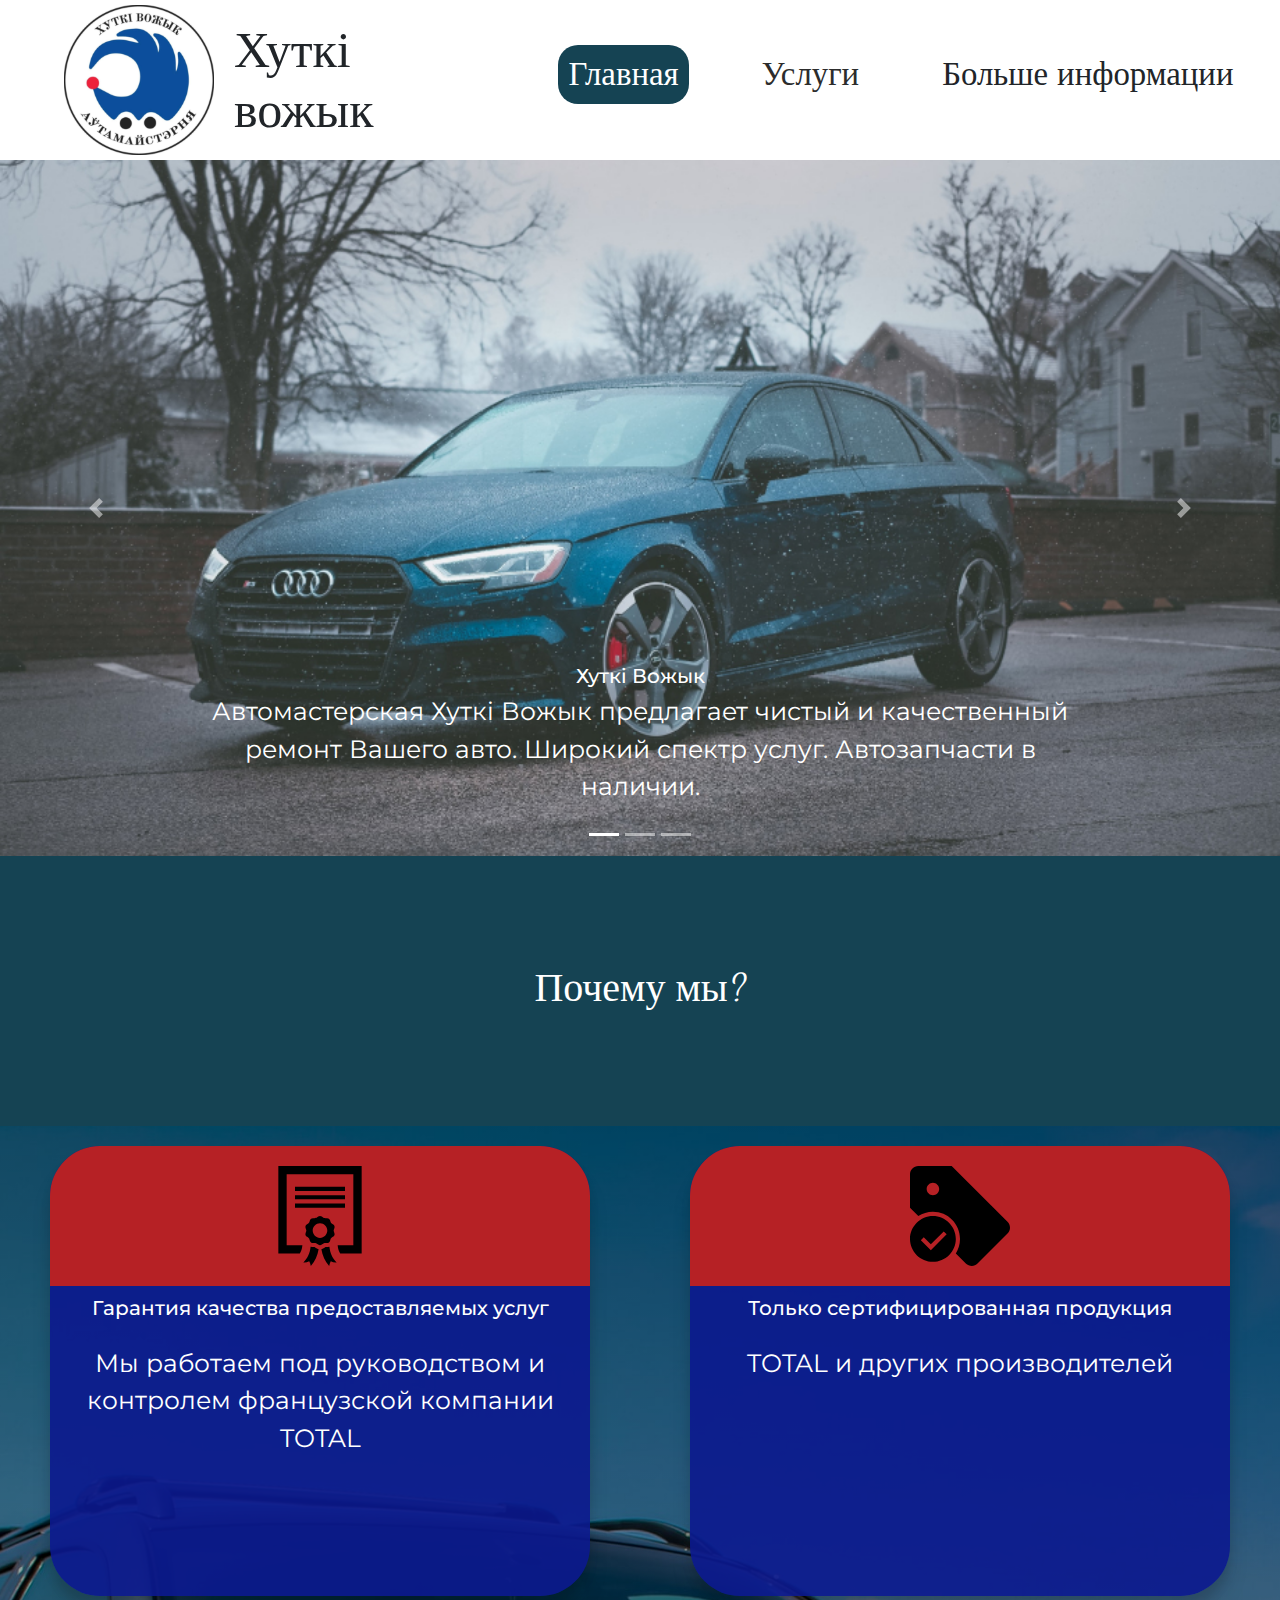
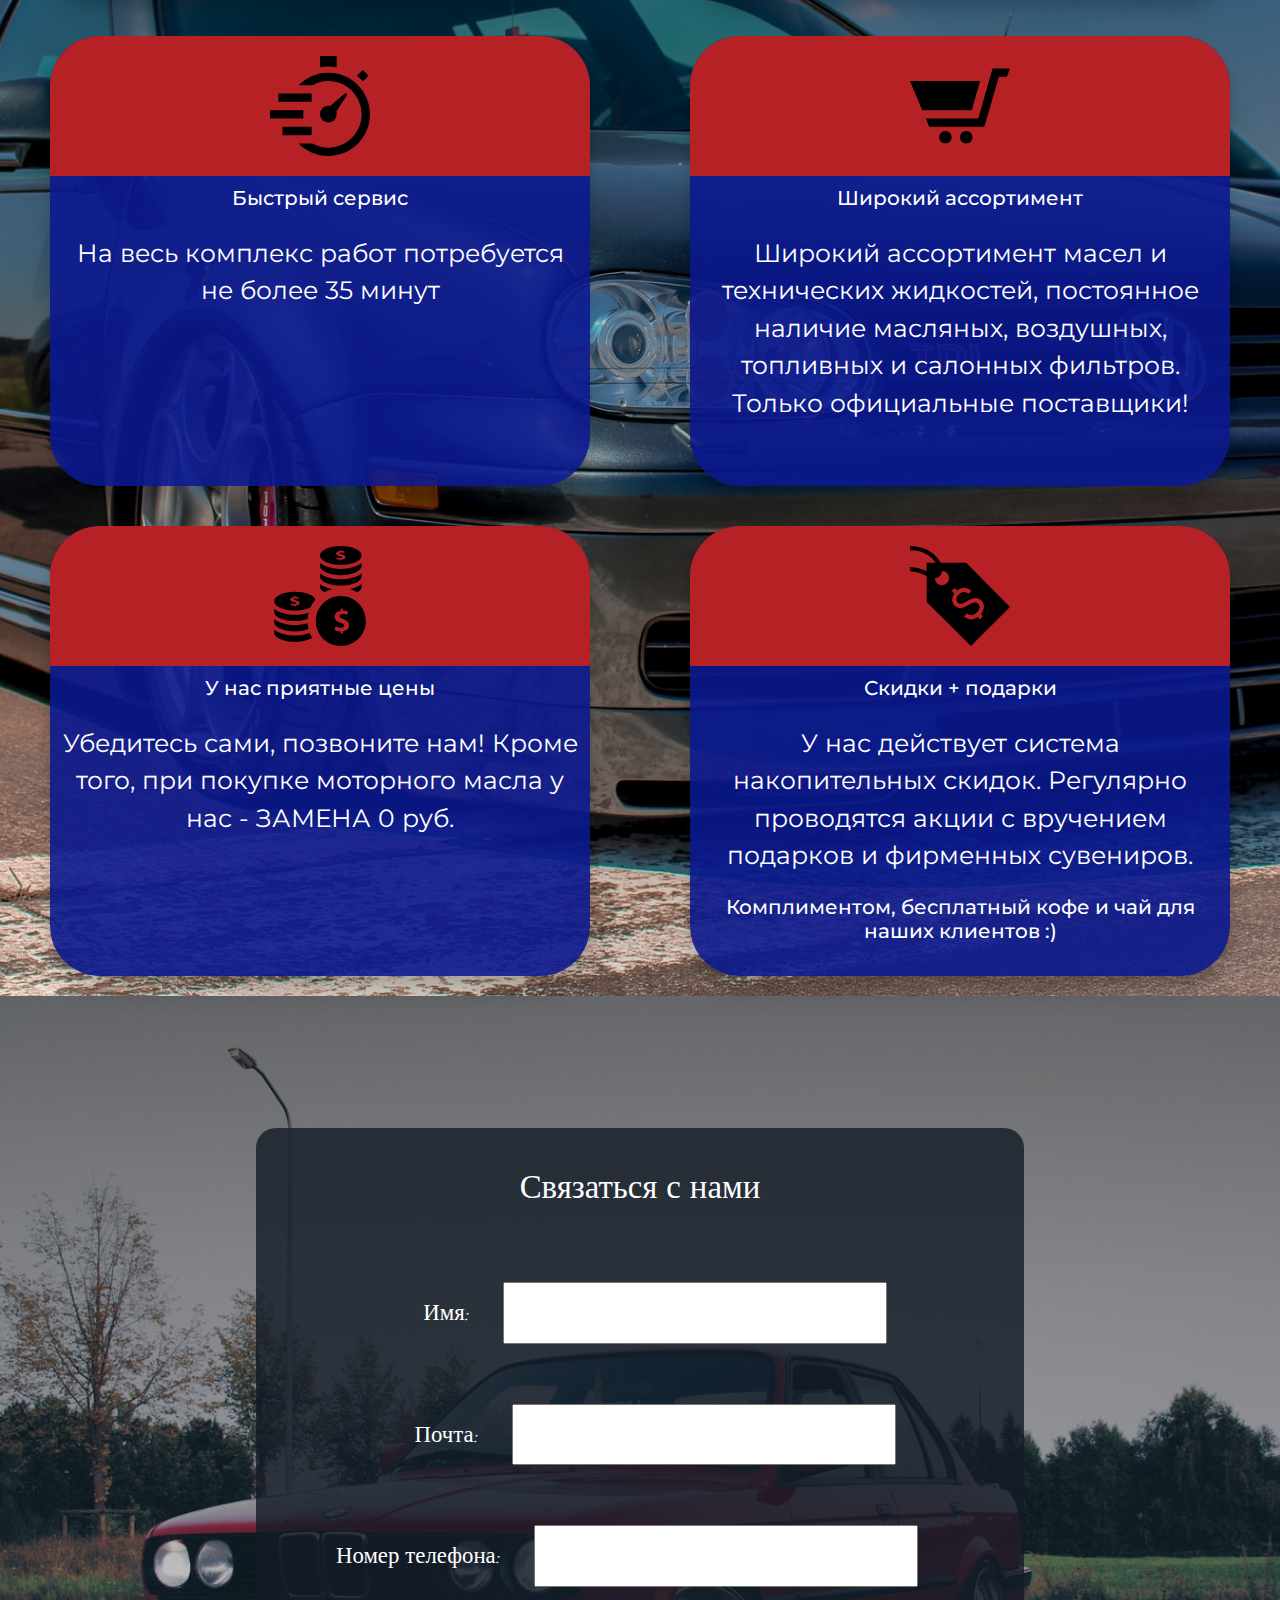
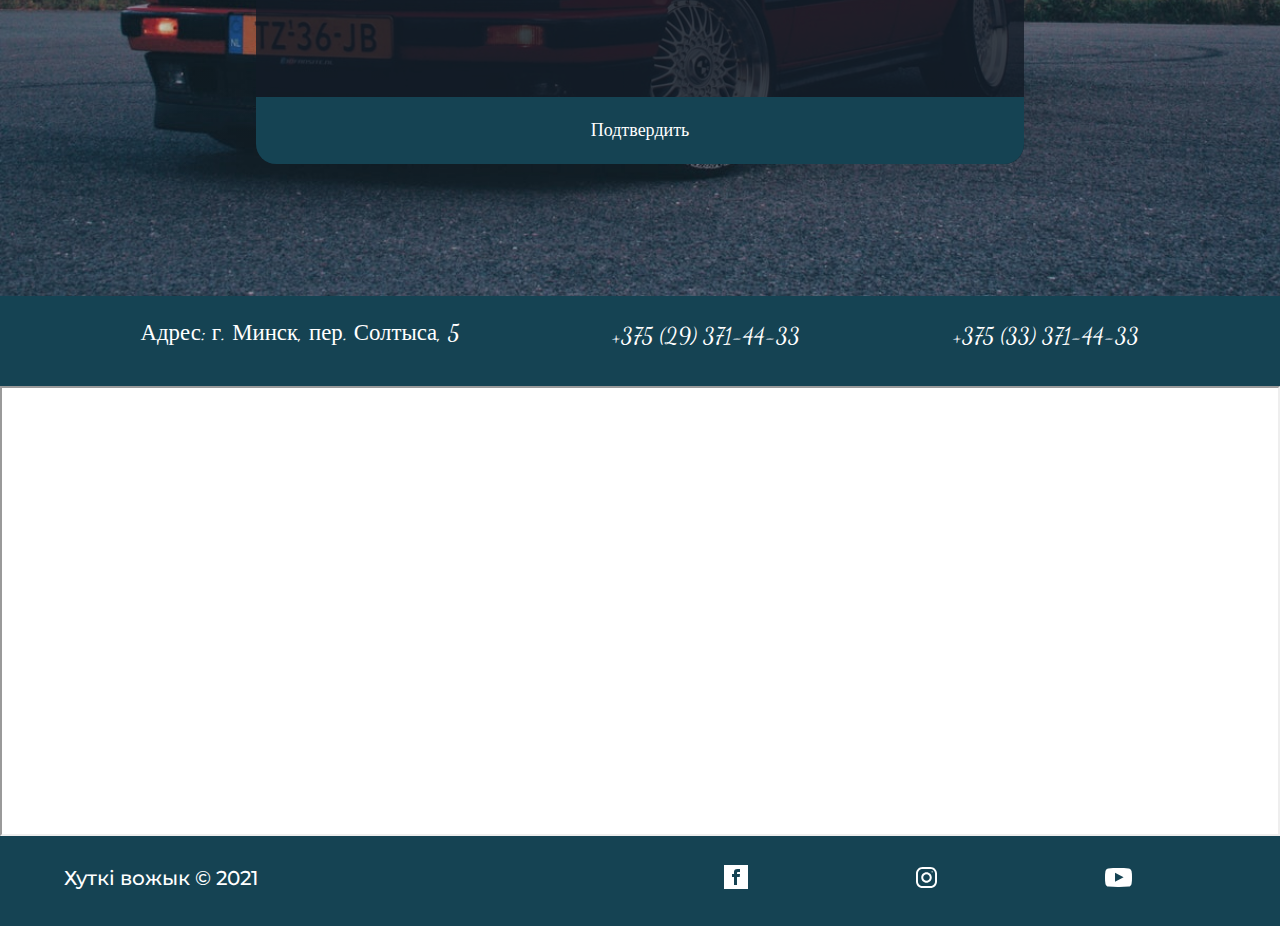
<file: index.html>
<!DOCTYPE html>
<html lang="ru">
    <head>
        <meta charset="UTF-8">
        <meta http-equiv="X-UA-Compatible" content="IE=edge">
        <meta name="viewport" content="width=device-width, initial-scale=1.0">
        <meta name="description" content="Хуткі вожык замена масла">
        <meta name="robots" content="index,follow">
        <link rel="preconnect" href="https://fonts.gstatic.com">
        <link href="https://fonts.googleapis.com/css2?family=Dancing+Script:wght@700&family=Permanent+Marker&display=swap" rel="stylesheet">
        <link rel="stylesheet" href="https://maxcdn.bootstrapcdn.com/bootstrap/4.1.1/css/bootstrap.min.css">
        <script src="https://ajax.googleapis.com/ajax/libs/jquery/3.3.1/jquery.min.js"></script>
        <script src="https://maxcdn.bootstrapcdn.com/bootstrap/4.1.1/js/bootstrap.min.js"></script>
        <link href="https://fonts.googleapis.com/css2?family=Montserrat:wght@500&display=swap" rel="stylesheet">
        <link rel="icon" href="/icons/logo.svg">
        <link rel="stylesheet" href="./styles/style.css">
        <title>Хуткі вожык</title>
    </head>
<body>
    <header class="main-head">
        <nav>
            <div class="logo">
                <a href="/"><img src="/icons/logo.svg" alt="logo"></a>
                <h1>Хуткі вожык</h1>
            </div>
            <ul>
                <li><a class="activenav" href="/">Главная</a></li>
                <li><a href="/service/">Услуги</a></li>
                <li>
                <div class="dropdown">
                  <a class="mainmenubtn">Больше информации</a>
                  <div class="dropdown-child">
                    <a href="/partners/">Наши партнёры</a>
                    <a href="/about/">О нас</a>
                    <a href="/jobs/">Вакансии</a>
                  </div>
                </div> 
              </li>
            </ul>
        </nav>
    </header>
    <section class="intro">
      <div id="carouselExampleIndicators" class="carousel slide" data-ride="carousel">
        <ol class="carousel-indicators">
          <li data-target="#carouselExampleIndicators" data-slide-to="0" class="active"></li>
          <li data-target="#carouselExampleIndicators" data-slide-to="1"></li>
          <li data-target="#carouselExampleIndicators" data-slide-to="2"></li>
        </ol>
        <div class="carousel-inner">
          <div class="carousel-item active">
            <img class="d-block w-100" src="./img/audi.jpg" alt="First slide">
            <div class="carousel-caption d-none d-md-block">
              <h5>Хуткi Вожык</h5>
              <p>Автомастерская Хуткi Вожык предлагает чистый и качественный ремонт Вашего авто. Широкий спектр услуг. Автозапчасти в наличии.</p>
            </div>
          </div>
          <div class="carousel-item">
            <img class="d-block w-100" src="./img/photo1.jpg" alt="Second slide">
            <div class="carousel-caption d-none d-md-block">
              <h5>г.Минск, пер. Солтыса, 5</h5>
            <p>пн.-вс. 9.00-20.00</p>
            </div>
          </div>
          <div class="carousel-item">
            <img class="d-block w-100" src="./img/racebmw.jpg" alt="Third slide">
            <div class="carousel-caption d-none d-md-block">
              <h5>Хуткi Вожык</h5>
              <p>Автомастерская для тех кто действительно любит свой авто!</p>
            </div>
          </div>
        </div>
        <a class="carousel-control-prev" href="#carouselExampleIndicators" role="button" data-slide="prev">
          <span class="carousel-control-prev-icon" aria-hidden="true"></span>
          <span class="sr-only">Previous</span>
        </a>
        <a class="carousel-control-next" href="#carouselExampleIndicators" role="button" data-slide="next">
          <span class="carousel-control-next-icon" aria-hidden="true"></span>
          <span class="sr-only">Next</span>
        </a>
      </div>
    </section>

    <section id="benefits">
      <header class="benefits-head">
          <h2>Почему мы?</h2>
      </header>  
      <div class="ben-cards">
          <div class="ben-card">
              <div class="card-icon">
                  <img src="./icons/quality.svg" alt="">
              </div>
              <h4>Гарантия качества предоставляемых услуг</h4>
              <p>Мы работаем под руководством и контролем французской компании TOTAL</p>
          </div>
          <div class="ben-card">
              <div class="card-icon">
                  <img src="./icons/verified.svg" alt="">
              </div>
              <h4>Только сертифицированная продукция</h4>
              <p>TOTAL и других производителей</p>
          </div>
          <div class="ben-card">
              <div class="card-icon">
                  <img src="./icons/time.svg" alt="">
              </div>
              <h4>Быстрый сервис</h4>
              <p>На весь комплекс работ потребуется не более 35 минут </p>
          </div>
          <div class="ben-card">
            <div class="card-icon">
                <img src="./icons/shopping-cart.svg" alt="">
            </div>
            <h4>Широкий ассортимент</h4>
            <p>Широкий ассортимент  масел и технических жидкостей,  постоянное наличие масляных, воздушных,  топливных и салонных фильтров. Только официальные поставщики! </p>
        </div>
        <div class="ben-card">
          <div class="card-icon">
              <img src="./icons/savemoney.svg" alt="">
          </div>
          <h4>У нас приятные цены</h4>
          <p>Убедитесь сами, позвоните нам! Кроме того, при покупке моторного масла у нас - ЗАМЕНА 0 руб.</p>
      </div>
      <div class="ben-card">
        <div class="card-icon">
            <img src="./icons/sale.svg" alt="">
        </div>
        <h4>Скидки + подарки</h4>
        <p>У нас действует система накопительных скидок. Регулярно проводятся акции с вручением подарков и фирменных сувениров.</p>
        <h5>Комплиментом, бесплатный кофе и чай для наших клиентов :)</h5>
        </div>
      </div>      
  </section>
  <section id="contact">
    <div class="form-wrapper">
        <header class="form-head">
            <h2>Связаться с нами</h2>
        </header>
        <form action="https://formspree.io/f/xwkakkva"
        method="POST">
            <div class="name-form">
                <label for="name">Имя:</label>
                <input type="text" name="name" required>
            </div>
            <div class="email-form">
                <label for="email">Почта:</label>
                <input type="text" required name="_replyto">
            </div>
            <div class="phone-form">
                <label for="tel">Номер телефона:</label>
                <input type="tel" pattern="\+375\[0-9]{2}\[0-9]{3}\[0-9]{2}\[0-9]{2}">
            </div>
            <button value="Send" type="submit">Подтвердить</button>
        </form>
    </div>
</section>
<section class="location">
  <div class="infotext">
    <ul>
      <li><h5>Адрес: г. Минск, пер. Солтыса, 5</h5></li>
      <li><a href="tel:+375293714433">+375 (29) 371-44-33</a></li>
      <li><a href="tel:+375333714433">+375 (33) 371-44-33</a></li>
  </ul>
</div>
<div class="info">
  <iframe id="map" src="https://www.google.com/maps/embed?pb=!1m18!1m12!1m3!1d2350.6259688618297!2d27.64817581605753!3d53.90285168009942!2m3!1f0!2f0!3f0!3m2!1i1024!2i768!4f13.1!3m3!1m2!1s0x46dbce622d7e6385%3A0xb8bad1abf3e86820![base64]!5e0!3m2!1sru!2sby!4v1620292643511!5m2!1sru!2sby" allowfullscreen="" loading="lazy"></iframe>
</div>
</section>
    <footer>
        <h4>Хуткі вожык &copy; 2021</h4>
        <ul>
            <li><a href="https://www.facebook.com/hutkivozhyk/" target="_blank"><img src="/icons/facebook3.svg" alt="twitter-social"></a></li>
            <li><a href="https://www.instagram.com/hutkivozhyk/" target="_blank"><img src="/icons/instagram 1.svg" alt="instagram-social"></a></li>
            <li><a href="https://www.youtube.com/channel/UC0QFl6al_XQxci9K_dup7dA" target="_blank"><img src="/icons/youtube-symbol 1.svg" alt="youtube-social"></a></li>
        </ul>
    </footer>
</body>
</html>
</file>
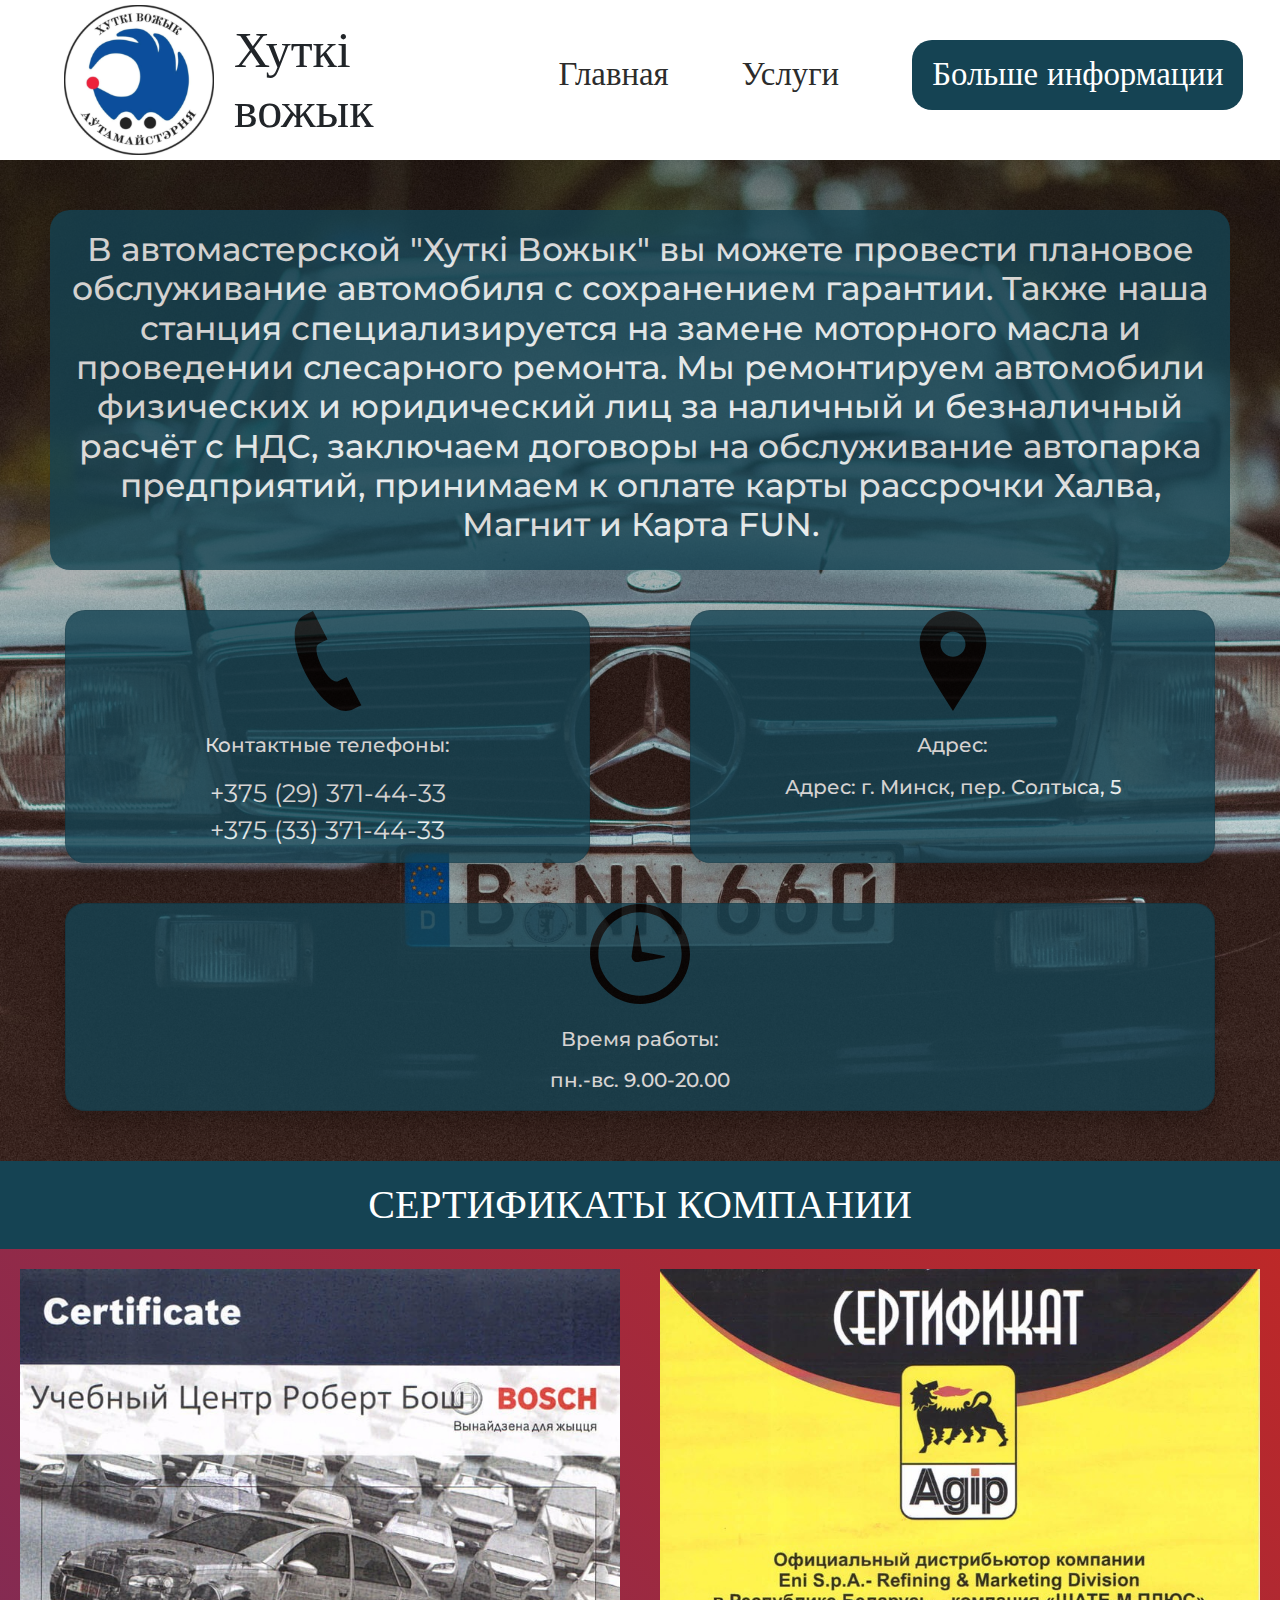
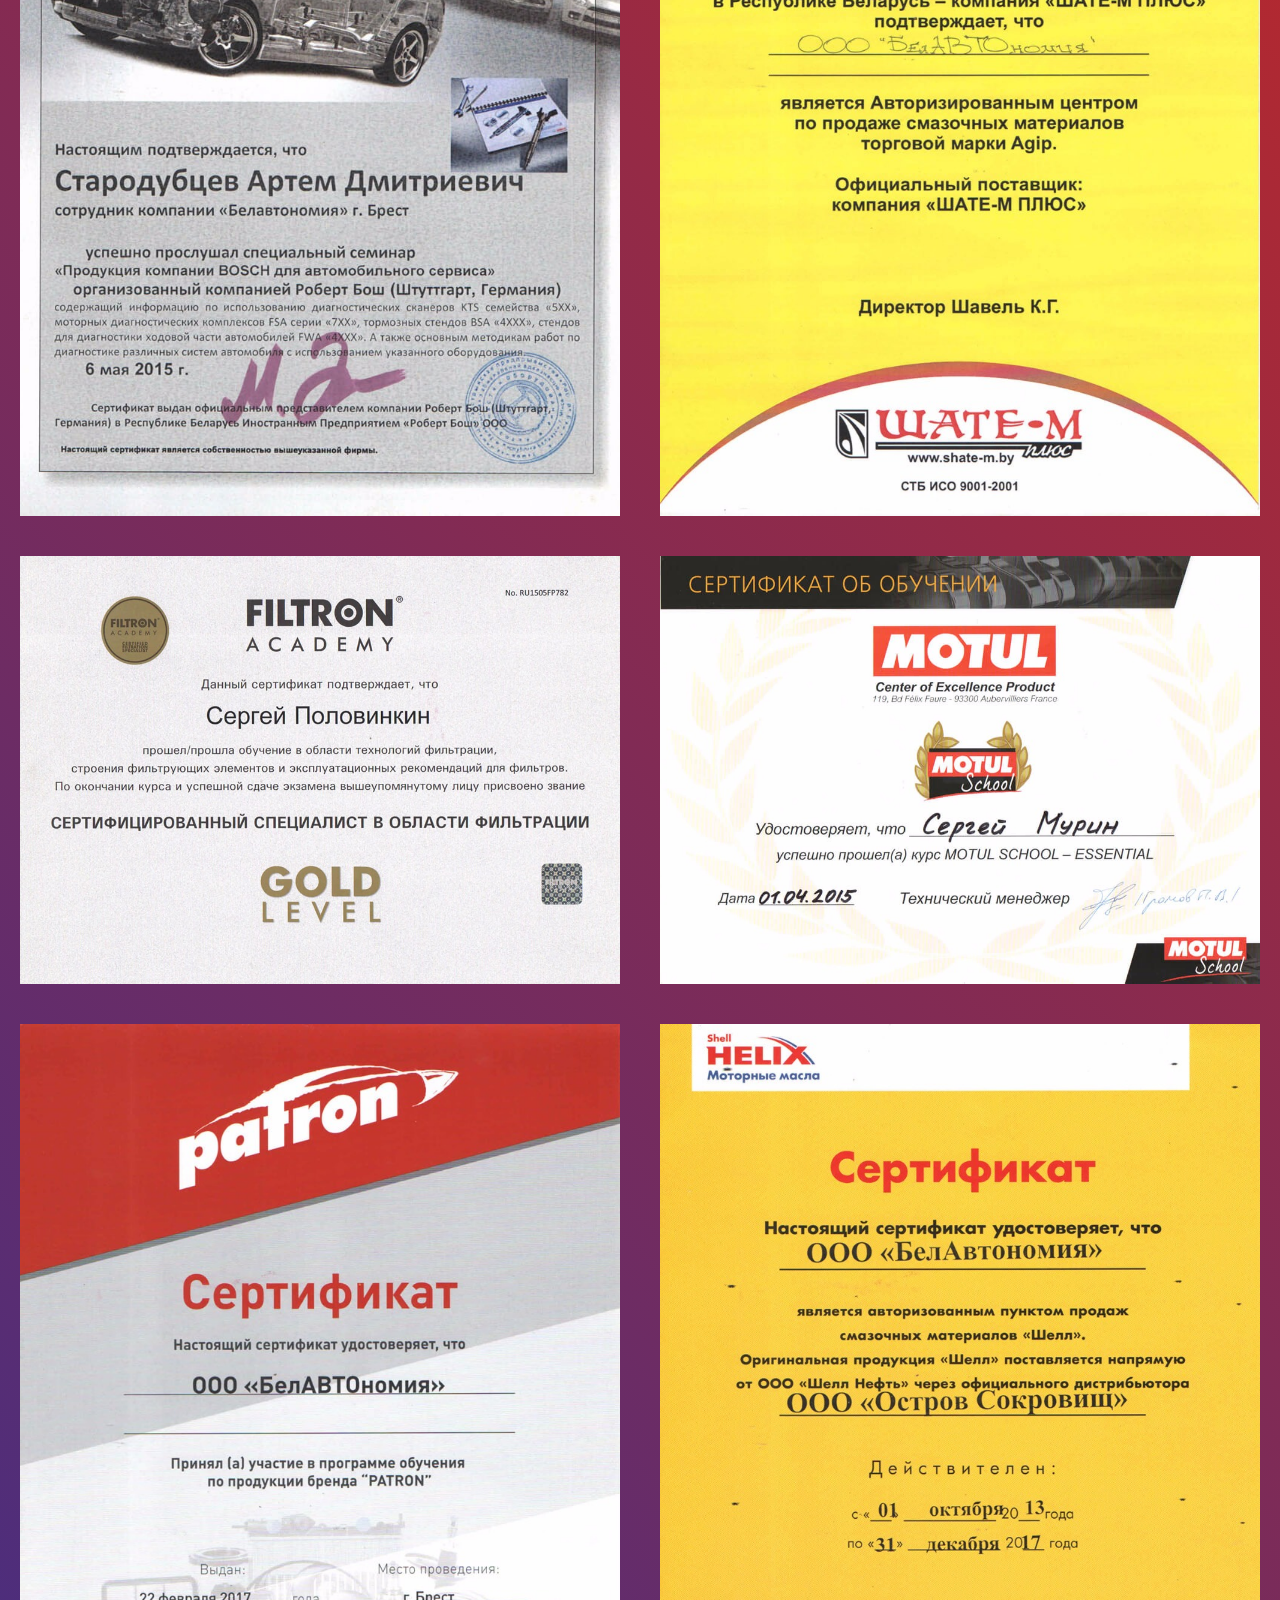
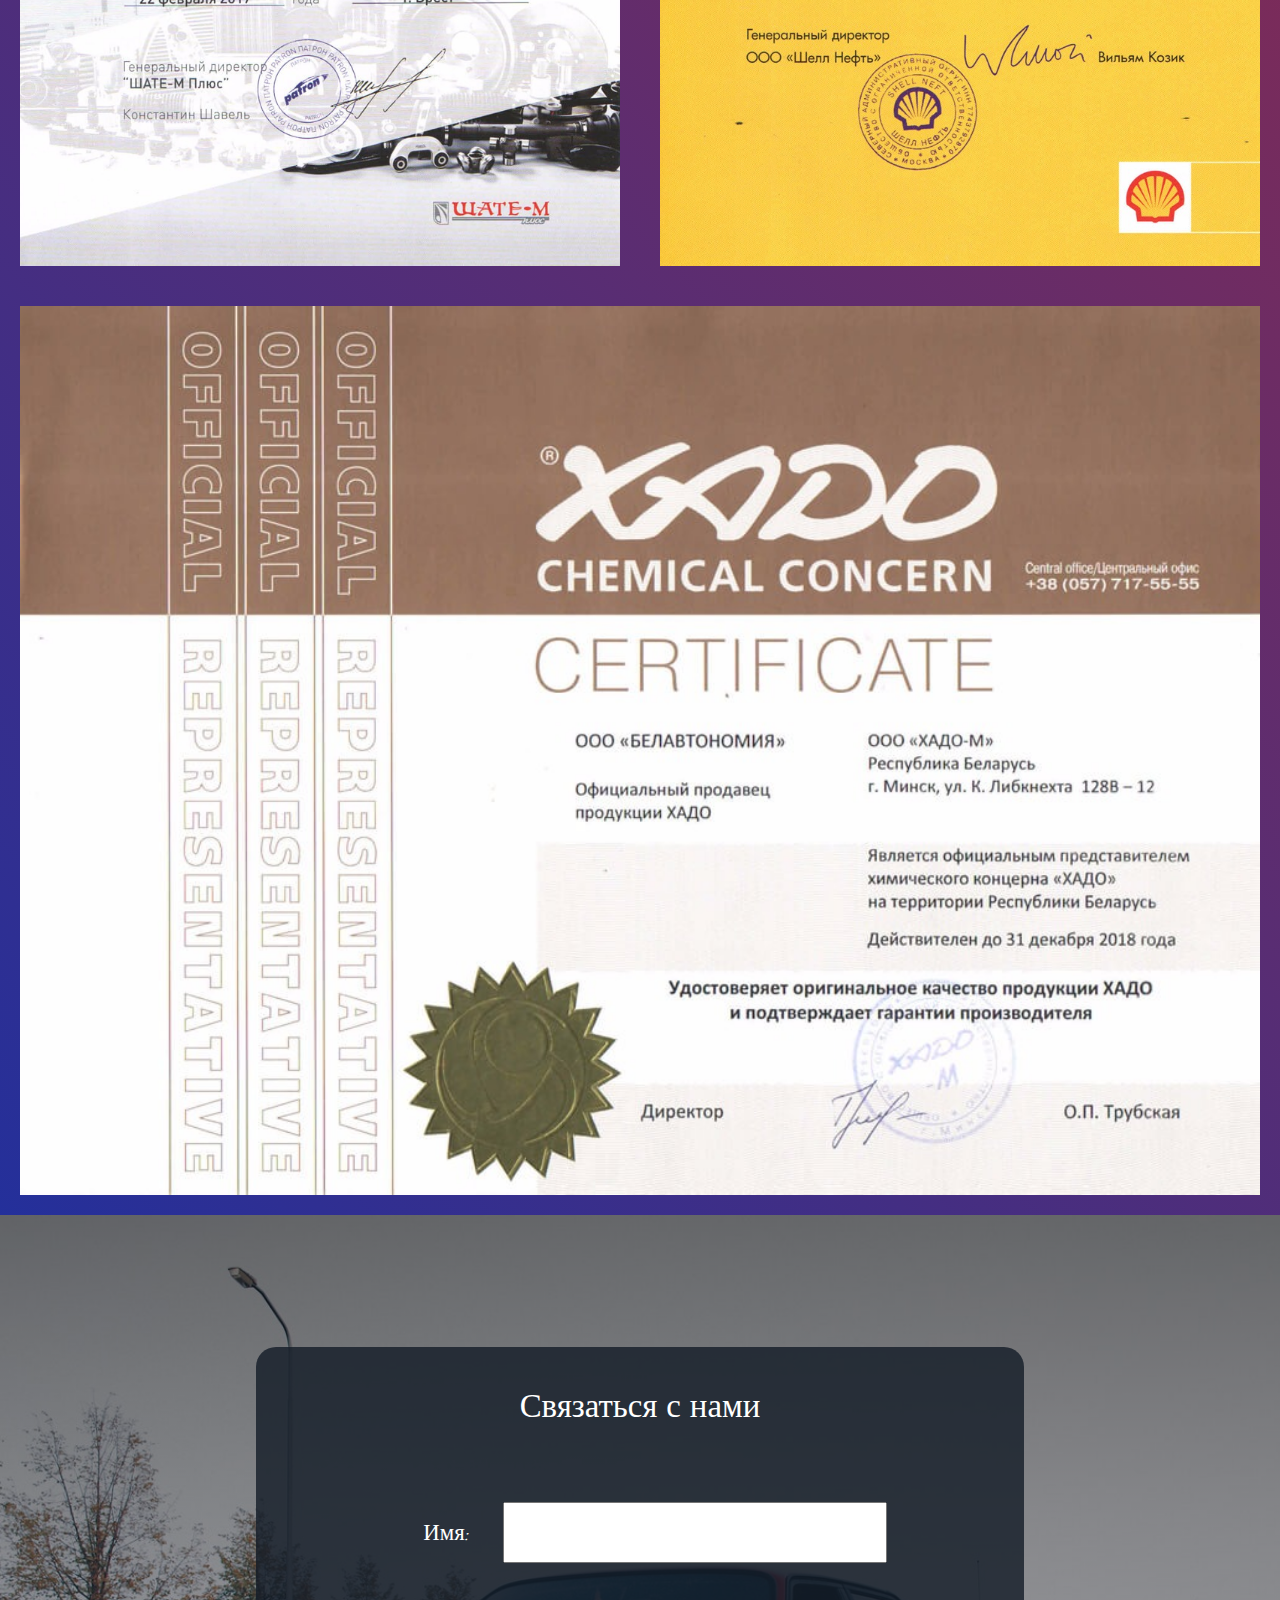
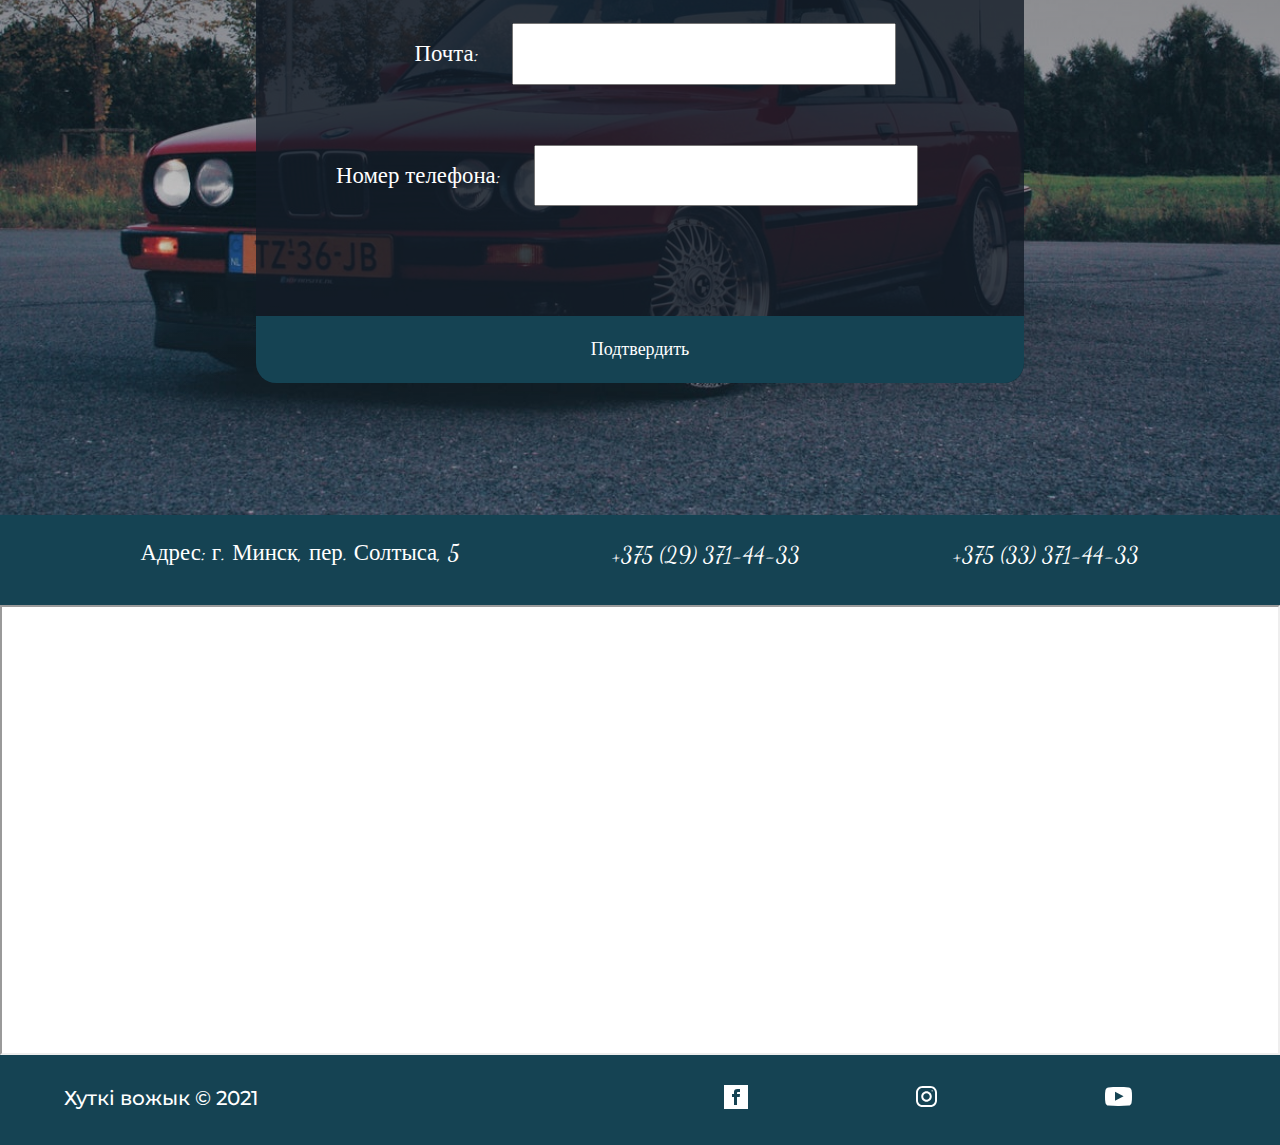
<file: about/index.html>
<!DOCTYPE html>
<html lang="ru">
    <head>
        <meta charset="UTF-8">
        <meta http-equiv="X-UA-Compatible" content="IE=edge">
        <meta name="viewport" content="width=device-width, initial-scale=1.0">
        <meta name="description" content="Хуткі вожык замена масла">
        <meta name="robots" content="index,follow">
        <link rel="preconnect" href="https://fonts.gstatic.com">
        <link href="https://fonts.googleapis.com/css2?family=Dancing+Script:wght@700&family=Permanent+Marker&display=swap" rel="stylesheet">        
        <link rel="stylesheet" href="https://maxcdn.bootstrapcdn.com/bootstrap/4.1.1/css/bootstrap.min.css">
        <script src="https://ajax.googleapis.com/ajax/libs/jquery/3.3.1/jquery.min.js"></script>
        <script src="https://maxcdn.bootstrapcdn.com/bootstrap/4.1.1/js/bootstrap.min.js"></script>
        <link href="https://fonts.googleapis.com/css2?family=Montserrat:wght@500&display=swap" rel="stylesheet">
        <link rel="icon" href="/icons/logo.svg">
        <link rel="stylesheet" href="../styles/style.css">
        <title>Хуткі вожык</title>
    </head>
<body>
    <header class="main-head">
        <nav>
            <div class="logo">
                <a href="/"><img src="/icons/logo.svg" alt="logo"></a>
                <h1>Хуткі вожык</h1>
            </div>
            <ul>
                <li><a href="/">Главная</a></li>
                <li><a href="/service/">Услуги</a></li>
                <li>
                <div class="dropdown activenav">
                  <a class="mainmenubtn">Больше информации</a>
                  <div class="dropdown-child">
                    <a href="/partners/">Наши партнёры</a>
                    <a href="/about/">О нас</a>
                    <a href="/jobs/">Вакансии</a>
                  </div>
                </div> 
              </li>
            </ul>
        </nav>
    </header>
    <section class="about">
      <header class="about-head">
        <h2>В автомастерской "Хуткi Вожык" вы можете провести плановое обслуживание автомобиля с сохранением гарантии. Также наша станция специализируется на замене моторного масла и проведении слесарного ремонта. Мы ремонтируем автомобили физических и юридический лиц за наличный и безналичный расчёт с НДС, заключаем договоры на обслуживание автопарка предприятий, принимаем к оплате карты рассрочки Халва, Магнит и Карта FUN.</h2>
    </header> 
    <div class="container-xl center">
      <div class="row">
        <div class="card">
          <div class="card-icon">
            <img src="/icons/phone.svg" alt="">
          </div>
          <div class="card-body">
            <h5 class="card-title">Контактные телефоны:</h5>
            <a href="tel:+375293714433">+375 (29) 371-44-33</a><br>
            <a href="tel:+375333714433">+375 (33) 371-44-33</a>
          </div>
        </div>
        <div class="card">
          <div class="card-icon">
            <img src="/icons/location.svg" alt="">
          </div>
          <div class="card-body">
            <h5 class="card-title">Адрес:</h5>
            <h4>Адрес: г. Минск, пер. Солтыса, 5</h4>
          </div>
        </div>
        <div class="card">
          <div class="card-icon">
            <img src="/icons/clock.svg" alt="">
          </div>
          <div class="card-body">
            <h5 class="card-title">Время работы:</h5>
            <h4>пн.-вс. 9.00-20.00</h4>
          </div>
        </div>
      </div>
    </div>
    </section>
    <section class="certificates">
      <h2>СЕРТИФИКАТЫ КОМПАНИИ</h2>
      <div class="certificate">
        <img class="gallery1" src="/img/certificates/certificate_bosch.jpg" alt="">
        <img class="gallery2" src="/img/certificates/certificate_eni.jpg" alt="">
        <img class="gallery3" src="/img/certificates/certificate_filtron_polovinkin.jpg" alt="">
        <img class="gallery4" src="/img/certificates/certificate_motul.jpg" alt="">
        <img class="gallery5" src="/img/certificates/certificate_patron.jpg" alt="">
        <img class="gallery6" src="/img/certificates/certificate_shell.jpg" alt="">
        <img class="gallery7" src="/img/certificates/certificate_xado.jpg" alt="">
      </div>
    </section>
    <section id="contact">
      <div class="form-wrapper">
          <header class="form-head">
              <h2>Связаться с нами</h2>
          </header>
          <form action="https://formspree.io/f/xwkakkva"
          method="POST">
              <div class="name-form">
                  <label for="name">Имя:</label>
                  <input type="text" name="name" required>
              </div>
              <div class="email-form">
                  <label for="email">Почта:</label>
                  <input type="text" required name="_replyto">
              </div>
              <div class="phone-form">
                  <label for="tel">Номер телефона:</label>
                  <input type="tel" pattern="\+375\[0-9]{2}\[0-9]{3}\[0-9]{2}\[0-9]{2}">
              </div>
              <button value="Send" type="submit">Подтвердить</button>
          </form>
      </div>
  </section>
<section class="location">
  <div class="infotext">
    <ul>
      <li><h5>Адрес: г. Минск, пер. Солтыса, 5</h5></li>
      <li><a href="tel:+375293714433">+375 (29) 371-44-33</a></li>
      <li><a href="tel:+375333714433">+375 (33) 371-44-33</a></li>
  </ul>
</div>
<div class="info">
  <iframe id="map" src="https://www.google.com/maps/embed?pb=!1m18!1m12!1m3!1d2350.6259688618297!2d27.64817581605753!3d53.90285168009942!2m3!1f0!2f0!3f0!3m2!1i1024!2i768!4f13.1!3m3!1m2!1s0x46dbce622d7e6385%3A0xb8bad1abf3e86820![base64]!5e0!3m2!1sru!2sby!4v1620292643511!5m2!1sru!2sby" allowfullscreen="" loading="lazy"></iframe>
</div>
</section>
    <footer>
        <h4>Хуткі вожык &copy; 2021</h4>
        <ul>
          <li><a href="https://www.facebook.com/hutkivozhyk/" target="_blank"><img src="/icons/facebook3.svg" alt="twitter-social"></a></li>
          <li><a href="https://www.instagram.com/hutkivozhyk/" target="_blank"><img src="/icons/instagram 1.svg" alt="instagram-social"></a></li>
          <li><a href="https://www.youtube.com/channel/UC0QFl6al_XQxci9K_dup7dA" target="_blank"><img src="/icons/youtube-symbol 1.svg" alt="youtube-social"></a></li>
        </ul>
    </footer>
</body>
</html>
</file>
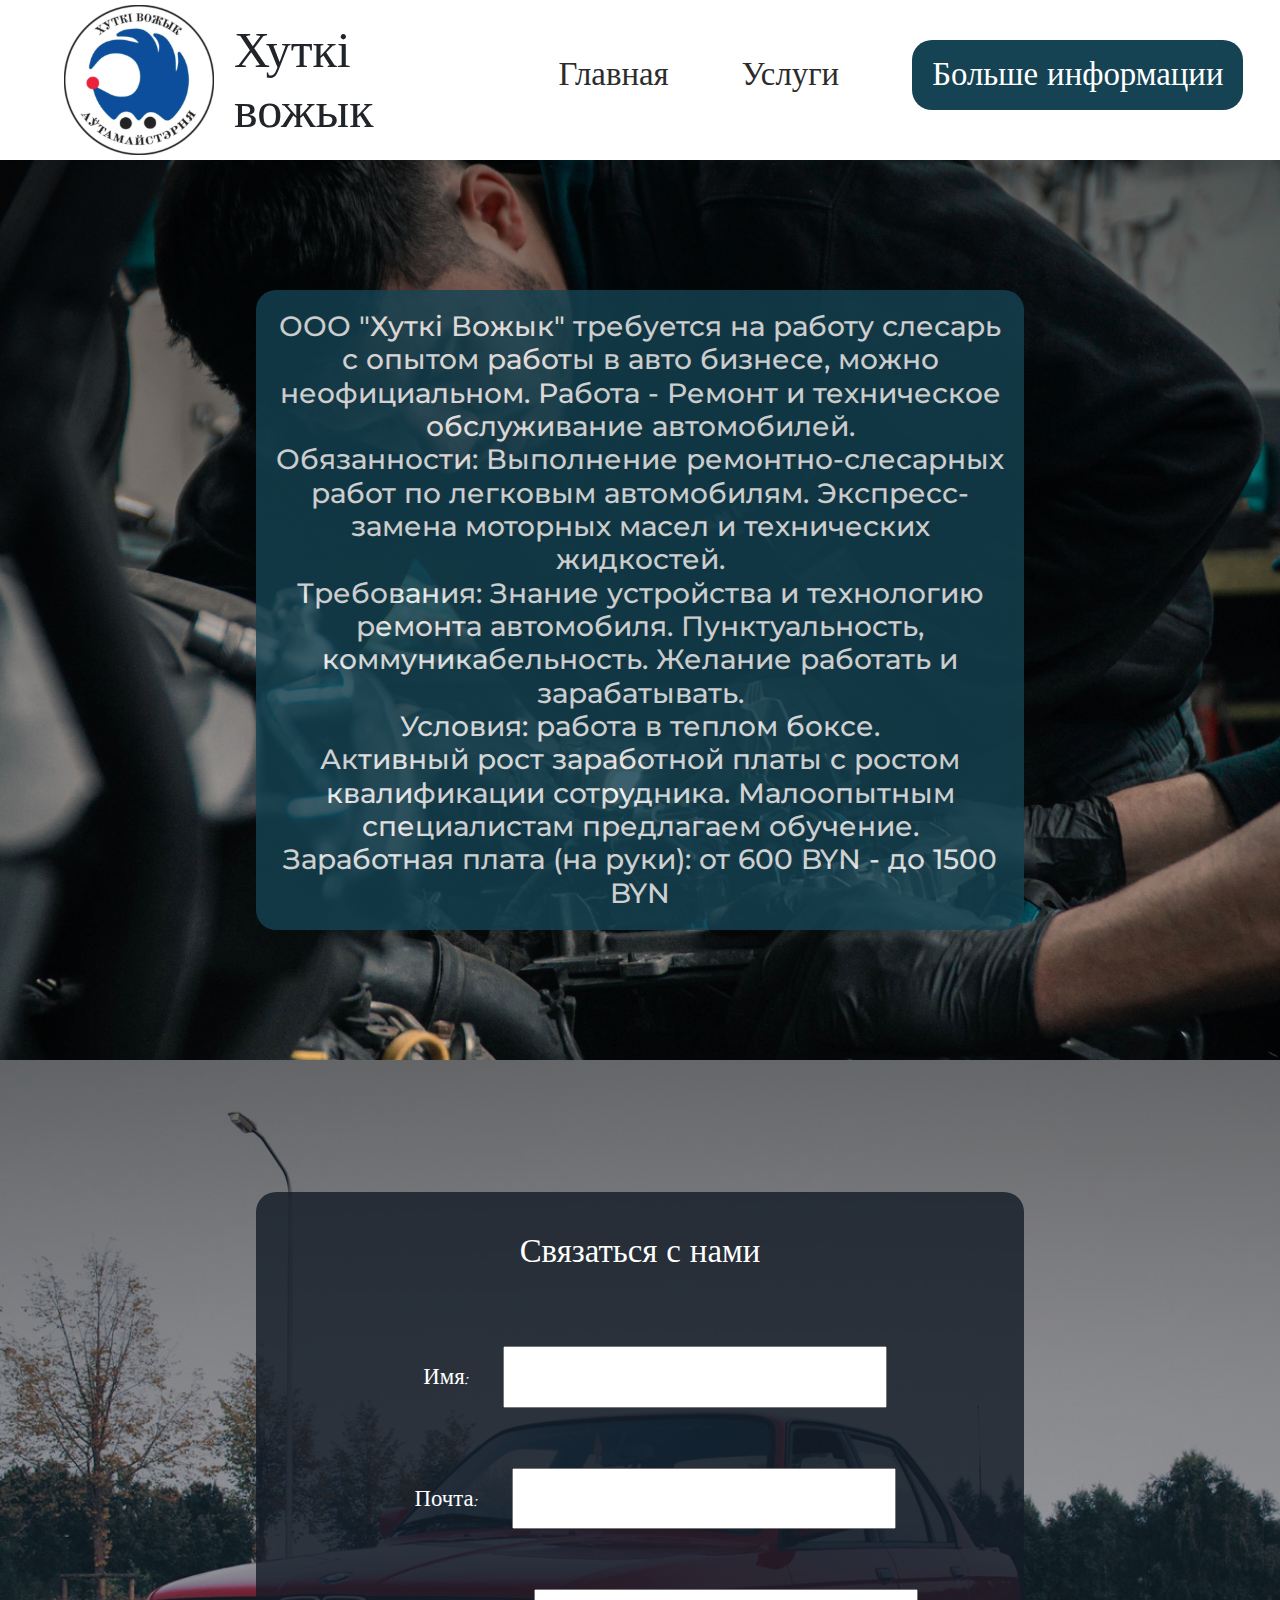
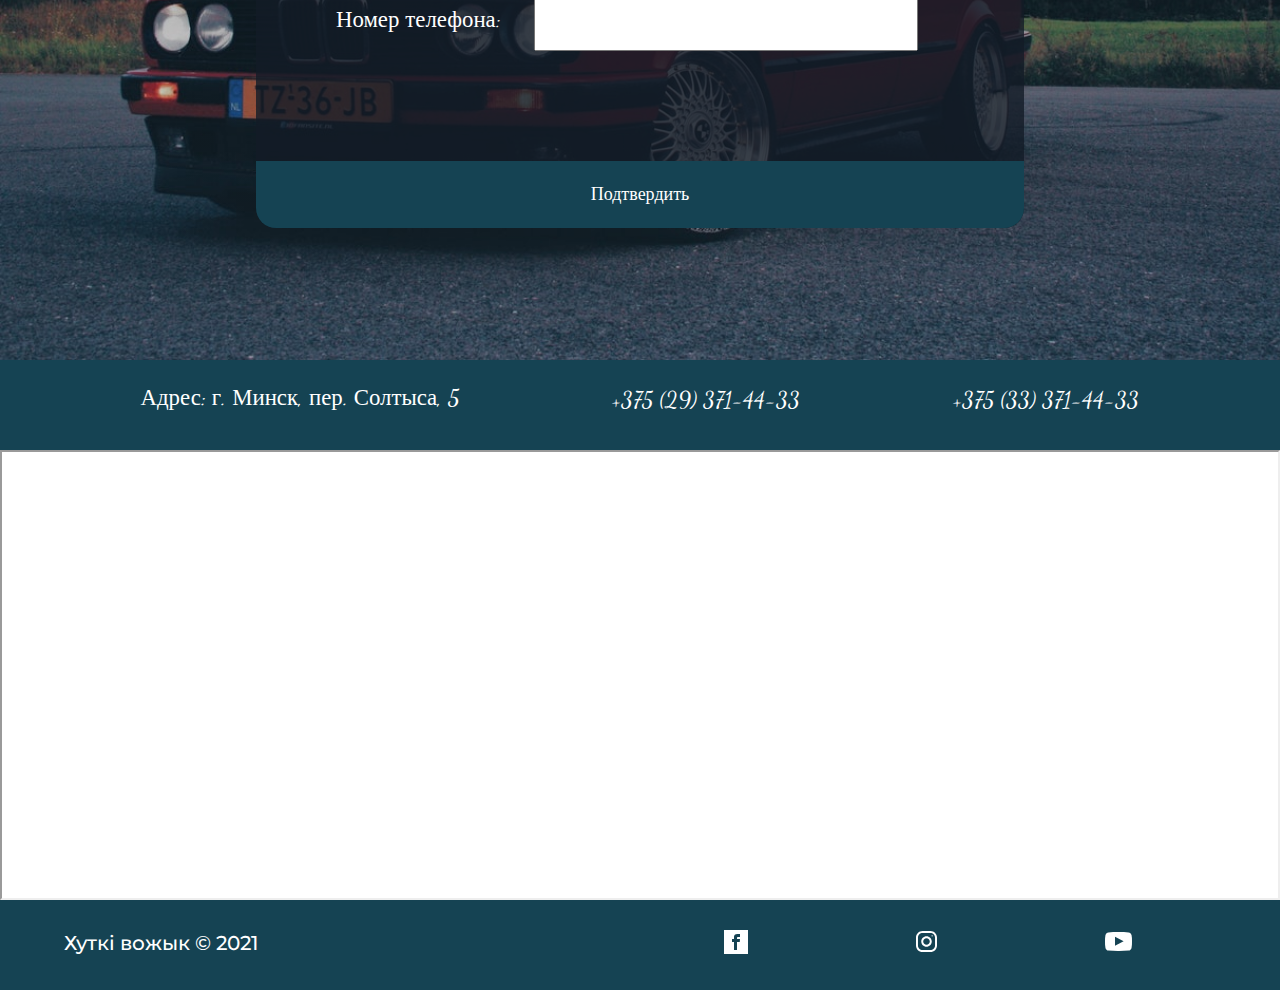
<file: jobs/index.html>
<!DOCTYPE html>
<html lang="ru">
    <head>
        <meta charset="UTF-8">
        <meta http-equiv="X-UA-Compatible" content="IE=edge">
        <meta name="viewport" content="width=device-width, initial-scale=1.0">
        <meta name="description" content="Хуткі вожык замена масла">
        <meta name="robots" content="index,follow">
        <link rel="preconnect" href="https://fonts.gstatic.com">
        <link href="https://fonts.googleapis.com/css2?family=Dancing+Script:wght@700&family=Permanent+Marker&display=swap" rel="stylesheet">        
        <link rel="stylesheet" href="https://maxcdn.bootstrapcdn.com/bootstrap/4.1.1/css/bootstrap.min.css">
        <script src="https://ajax.googleapis.com/ajax/libs/jquery/3.3.1/jquery.min.js"></script>
        <script src="https://maxcdn.bootstrapcdn.com/bootstrap/4.1.1/js/bootstrap.min.js"></script>
        <link href="https://fonts.googleapis.com/css2?family=Montserrat:wght@500&display=swap" rel="stylesheet">
        <link rel="icon" href="/icons/logo.svg">
        <link rel="stylesheet" href="../styles/style.css">
        <title>Хуткі вожык</title>
    </head>
<body>
    <header class="main-head">
        <nav>
            <div class="logo">
                <a href="/"><img src="/icons/logo.svg" alt="logo"></a>
                <h1>Хуткі вожык</h1>
            </div>
            <ul>
                <li><a href="/">Главная</a></li>
                <li><a href="/service/">Услуги</a></li>
                <li>
                <div class="dropdown activenav">
                  <a class="mainmenubtn">Больше информации</a>
                  <div class="dropdown-child">
                    <a href="/partners/">Наши партнёры</a>
                    <a href="/about/">О нас</a>
                    <a href="/jobs/">Вакансии</a>
                  </div>
                </div> 
              </li>
            </ul>
        </nav>
    </header>
    <section class="jobs">
        <div class="job1">
            <h2>ООО "Хуткi Вожык" требуется на работу слесарь с опытом работы в авто бизнесе, можно неофициальном. Работа - Ремонт и техническое обслуживание автомобилей.<br>
                Обязанности: Выполнение ремонтно-слесарных работ по легковым автомобилям. Экспресс-замена моторных масел и технических жидкостей.<br>
                Требования: Знание устройства и технологию ремонта автомобиля. Пунктуальность, коммуникабельность. Желание работать и зарабатывать.<br>
                Условия: работа в теплом боксе.<br>
                Активный рост заработной платы с ростом квалификации сотрудника. Малоопытным специалистам предлагаем обучение.<br>
                Заработная плата (на руки): от 600 BYN - до 1500 BYN</h2>
        </div>
    </section>
    <section id="contact">
        <div class="form-wrapper">
            <header class="form-head">
                <h2>Связаться с нами</h2>
            </header>
            <form action="https://formspree.io/f/xwkakkva"
            method="POST">
                <div class="name-form">
                    <label for="name">Имя:</label>
                    <input type="text" name="name" required>
                </div>
                <div class="email-form">
                    <label for="email">Почта:</label>
                    <input type="text" required name="_replyto">
                </div>
                <div class="phone-form">
                    <label for="tel">Номер телефона:</label>
                    <input type="tel" pattern="\+375\[0-9]{2}\[0-9]{3}\[0-9]{2}\[0-9]{2}">
                </div>
                <button value="Send" type="submit">Подтвердить</button>
            </form>
        </div>
    </section>
<section class="location">
  <div class="infotext">
    <ul>
      <li><h5>Адрес: г. Минск, пер. Солтыса, 5</h5></li>
      <li><a href="tel:+375293714433">+375 (29) 371-44-33</a></li>
      <li><a href="tel:+375333714433">+375 (33) 371-44-33</a></li>
  </ul>
</div>
<div class="info">
  <iframe id="map" src="https://www.google.com/maps/embed?pb=!1m18!1m12!1m3!1d2350.6259688618297!2d27.64817581605753!3d53.90285168009942!2m3!1f0!2f0!3f0!3m2!1i1024!2i768!4f13.1!3m3!1m2!1s0x46dbce622d7e6385%3A0xb8bad1abf3e86820![base64]!5e0!3m2!1sru!2sby!4v1620292643511!5m2!1sru!2sby" allowfullscreen="" loading="lazy"></iframe>
</div>
</section>
    <footer>
        <h4>Хуткі вожык &copy; 2021</h4>
        <ul>
            <li><a href="https://www.facebook.com/hutkivozhyk/" target="_blank"><img src="/icons/facebook3.svg" alt="twitter-social"></a></li>
            <li><a href="https://www.instagram.com/hutkivozhyk/" target="_blank"><img src="/icons/instagram 1.svg" alt="instagram-social"></a></li>
            <li><a href="https://www.youtube.com/channel/UC0QFl6al_XQxci9K_dup7dA" target="_blank"><img src="/icons/youtube-symbol 1.svg" alt="youtube-social"></a></li>
        </ul>
    </footer>
</body>
</html>
</file>
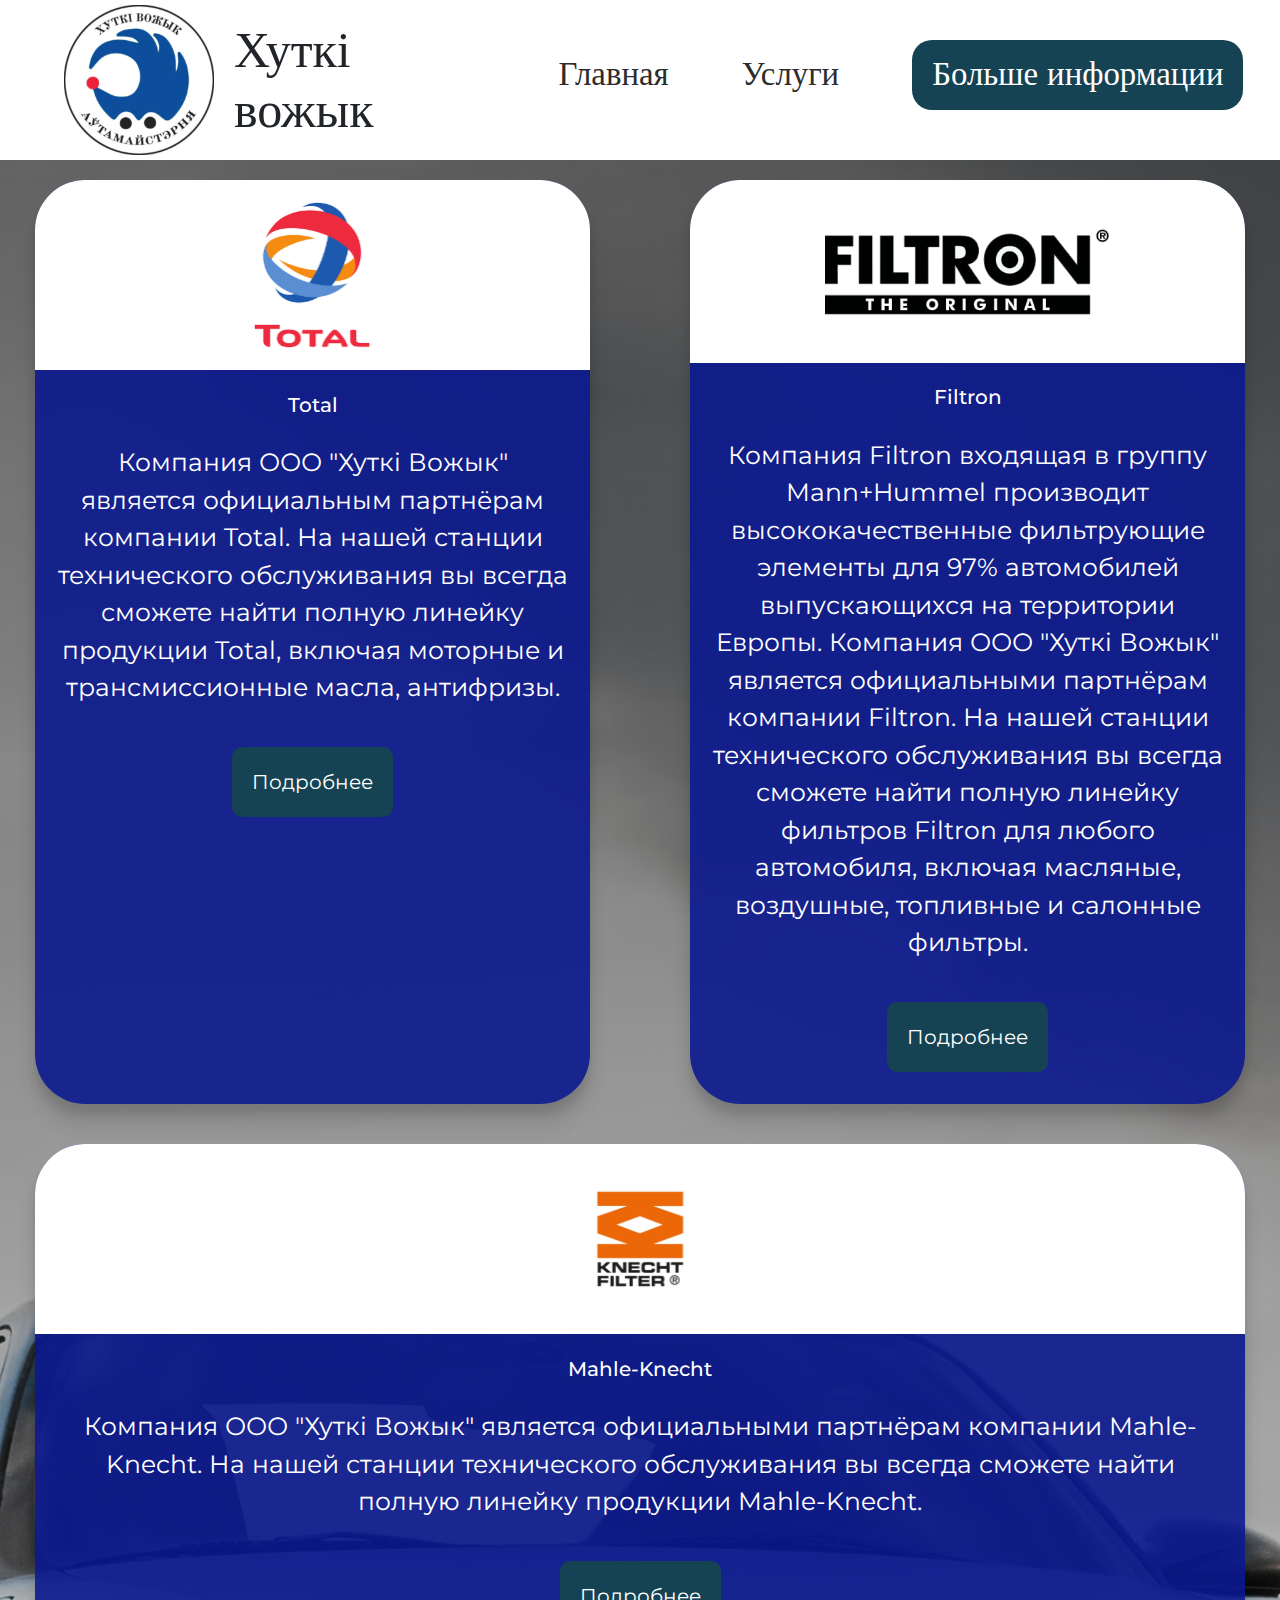
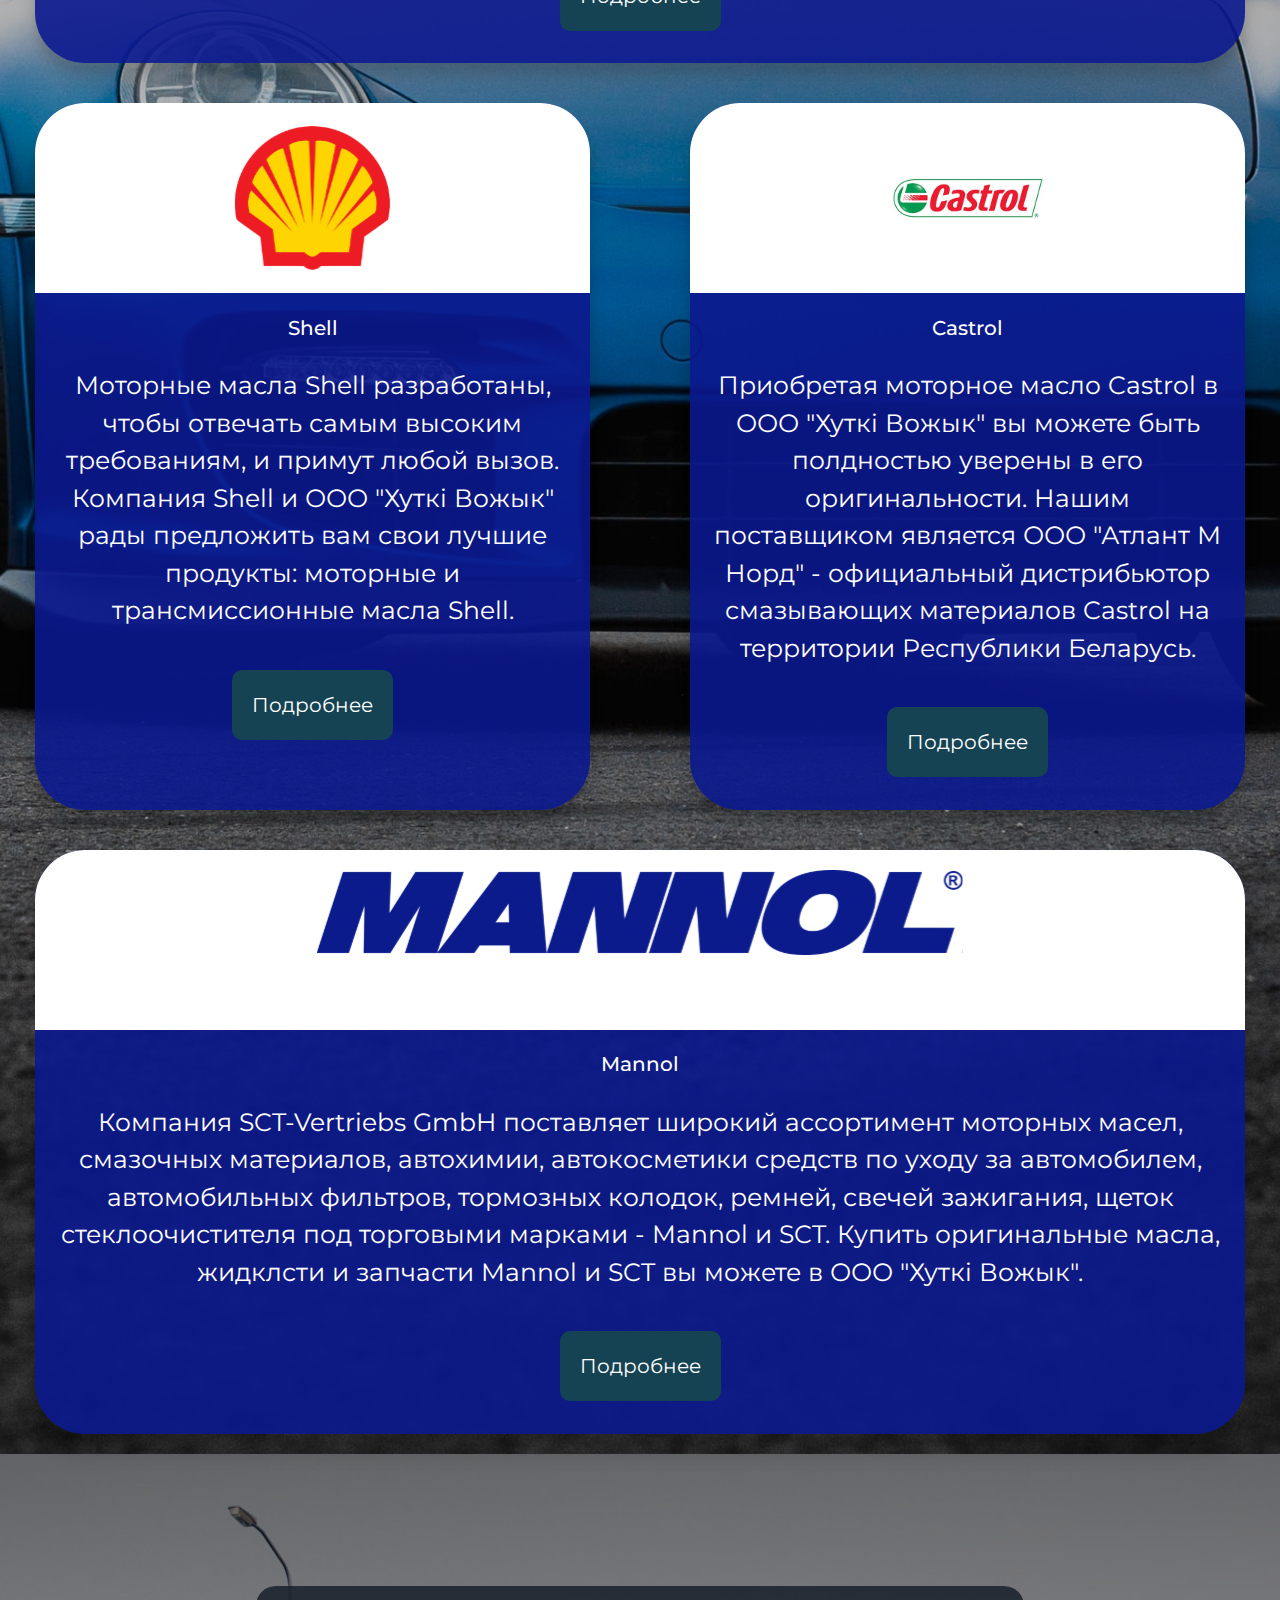
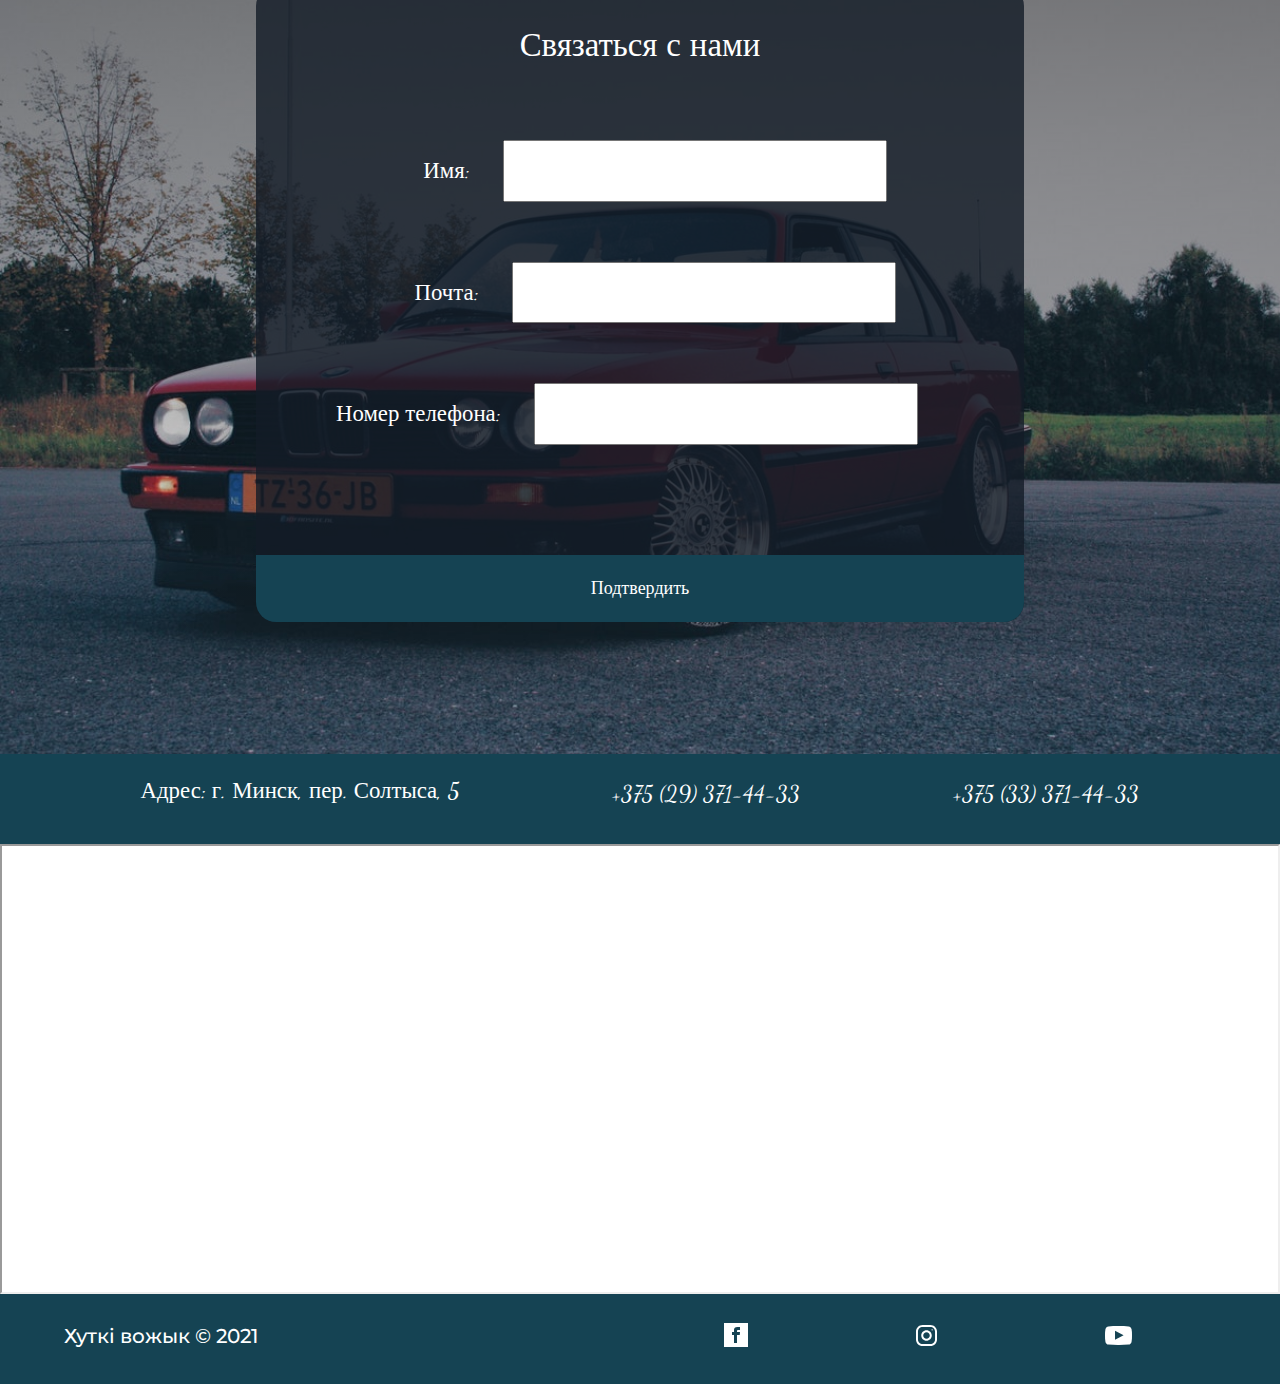
<file: partners/index.html>
<!DOCTYPE html>
<html lang="ru">
    <head>
        <meta charset="UTF-8">
        <meta http-equiv="X-UA-Compatible" content="IE=edge">
        <meta name="viewport" content="width=device-width, initial-scale=1.0">
        <meta name="description" content="Хуткі вожык замена масла">
        <meta name="robots" content="index,follow">
        <link rel="preconnect" href="https://fonts.gstatic.com">
        <link href="https://fonts.googleapis.com/css2?family=Dancing+Script:wght@700&family=Permanent+Marker&display=swap" rel="stylesheet">        
        <link rel="stylesheet" href="https://maxcdn.bootstrapcdn.com/bootstrap/4.1.1/css/bootstrap.min.css">
        <script src="https://ajax.googleapis.com/ajax/libs/jquery/3.3.1/jquery.min.js"></script>
        <script src="https://maxcdn.bootstrapcdn.com/bootstrap/4.1.1/js/bootstrap.min.js"></script>
        <link href="https://fonts.googleapis.com/css2?family=Montserrat:wght@500&display=swap" rel="stylesheet">
        <link rel="icon" href="/icons/logo.svg">
        <link rel="stylesheet" href="../styles/style.css">
        <title>Хуткі вожык</title>
    </head>
<body>
    <header class="main-head">
        <nav>
            <div class="logo">
                <a href="/"><img src="/icons/logo.svg" alt="logo"></a>
                <h1>Хуткі вожык</h1>
            </div>
            <ul>
                <li><a href="/">Главная</a></li>
                <li><a href="/service/">Услуги</a></li>
                <li>
                <div class="dropdown activenav">
                  <a class="mainmenubtn">Больше информации</a>
                  <div class="dropdown-child">
                    <a href="/partners/">Наши партнёры</a>
                    <a href="/about/">О нас</a>
                    <a href="/jobs/">Вакансии</a>
                  </div>
                </div> 
              </li>
            </ul>
        </nav>
    </header>
    <section class="partners">
      <div class="container-xl center">
        <div class="row">
          <div class="card">
            <div class="card-icon">
              <img src="/img/partners/total.svg" alt="">
            </div>
            <div class="card-body">
              <h5 class="card-title">Total</h5>
              <p class="card-text">Компания ООО "Хуткi Вожык" является официальным партнёрам компании Total. На нашей станции технического обслуживания вы всегда сможете найти полную линейку продукции Total, включая моторные и трансмиссионные масла, антифризы.</p>
              <a href="https://www.total-lub.ru/podbor-masla-po-marke-avtomobilya" class="btn btn-primary" target="_blank">Подробнее</a>
            </div>
          </div>
          <div class="card">
            <div class="card-icon">
              <img src="/img/partners/filtron.svg" alt="">
            </div>
            <div class="card-body">
              <h5 class="card-title">Filtron</h5>
              <p class="card-text">Компания Filtron входящая в группу Mann+Hummel производит высококачественные фильтрующие элементы для 97% автомобилей выпускающихся на территории Европы. Компания ООО "Хуткi Вожык" является официальными партнёрам компании Filtron. На нашей станции технического обслуживания вы всегда сможете найти полную линейку фильтров Filtron для любого автомобиля, включая масляные, воздушные, топливные и салонные фильтры.</p>
              <a href="https://filtron.eu/ru?changeLang=1" class="btn btn-primary" target="_blank">Подробнее</a>
            </div>
          </div>
          <div class="card">
            <div class="card-icon">
              <img src="/img/partners/Mahle-Knecht.svg" alt="">
            </div>
            <div class="card-body">
              <h5 class="card-title">Mahle-Knecht</h5>
              <p class="card-text">Компания ООО "Хуткi Вожык" является официальными партнёрам компании Mahle-Knecht. На нашей станции технического обслуживания вы всегда сможете найти полную линейку продукции Mahle-Knecht.</p>
              <a href="https://www.mahle-aftermarket.com/eu/ru/catalog/" class="btn btn-primary" target="_blank">Подробнее</a>
            </div>
          </div>
        </div>
      </div>
      <div class="container-xl center">
        <div class="row">
          <div class="card">
            <div class="card-icon">
              <img src="/img/partners/shell.svg" alt="">
            </div>
            <div class="card-body">
              <h5 class="card-title">Shell</h5>
              <p class="card-text">Моторные масла Shell разработаны, чтобы отвечать самым высоким требованиям, и примут любой вызов. Компания Shell и ООО "Хуткi Вожык" рады предложить вам свои лучшие продукты: моторные и трансмиссионные масла Shell.</p>
              <a href="https://www.shell.com.ru/" class="btn btn-primary" target="_blank">Подробнее</a>
            </div>
          </div>
          <div class="card">
            <div class="card-icon">
              <img src="/img/partners/castrol.svg" alt="">
            </div>
            <div class="card-body">
              <h5 class="card-title">Castrol</h5>
              <p class="card-text">Приобретая моторное масло Castrol в ООО "Хуткi Вожык" вы можете быть полдностью уверены в его оригинальности. Нашим поставщиком является ООО "Атлант М Норд" - официальный дистрибьютор смазывающих материалов Castrol на территории Республики Беларусь. </p>
              <a href="https://www.castrol.com/ru_ru/russia/home.html" class="btn btn-primary target="_blank"">Подробнее</a>
            </div>
          </div>
          <div class="card">
            <div class="card-icon">
              <img src="/img/partners/mannol.svg" alt="">
            </div>
            <div class="card-body">
              <h5 class="card-title">Mannol</h5>
              <p class="card-text">Компания SCT-Vertriebs GmbH поставляет широкий ассортимент моторных масел, смазочных материалов, автохимии, автокосметики средств по уходу за автомобилем, автомобильных фильтров, тормозных колодок, ремней, свечей зажигания, щеток стеклоочистителя под торговыми марками - Mannol и SCT. Купить оригинальные масла, жидклсти и запчасти Mannol и SCT вы можете в ООО "Хуткi Вожык".</p>
              <a href="https://mannol.by/" class="btn btn-primary target="_blank"">Подробнее</a>
            </div>
          </div>
        </div>
      </div>
    </section>
    <section id="contact">
      <div class="form-wrapper">
          <header class="form-head">
              <h2>Связаться с нами</h2>
          </header>
          <form action="https://formspree.io/f/xwkakkva"
          method="POST">
              <div class="name-form">
                  <label for="name">Имя:</label>
                  <input type="text" name="name" required>
              </div>
              <div class="email-form">
                  <label for="email">Почта:</label>
                  <input type="text" required name="_replyto">
              </div>
              <div class="phone-form">
                  <label for="tel">Номер телефона:</label>
                  <input type="tel" pattern="\+375\[0-9]{2}\[0-9]{3}\[0-9]{2}\[0-9]{2}">
              </div>
              <button value="Send" type="submit">Подтвердить</button>
          </form>
      </div>
  </section>
<section class="location">
  <div class="infotext">
    <ul>
      <li><h5>Адрес: г. Минск, пер. Солтыса, 5</h5></li>
      <li><a href="tel:+375293714433">+375 (29) 371-44-33</a></li>
      <li><a href="tel:+375333714433">+375 (33) 371-44-33</a></li>
  </ul>
</div>
<div class="info">
  <iframe id="map" src="https://www.google.com/maps/embed?pb=!1m18!1m12!1m3!1d2350.6259688618297!2d27.64817581605753!3d53.90285168009942!2m3!1f0!2f0!3f0!3m2!1i1024!2i768!4f13.1!3m3!1m2!1s0x46dbce622d7e6385%3A0xb8bad1abf3e86820![base64]!5e0!3m2!1sru!2sby!4v1620292643511!5m2!1sru!2sby" allowfullscreen="" loading="lazy"></iframe>
</div>
</section>
    <footer>
        <h4>Хуткі вожык &copy; 2021</h4>
        <ul>
          <li><a href="https://www.facebook.com/hutkivozhyk/" target="_blank"><img src="/icons/facebook3.svg" alt="twitter-social"></a></li>
          <li><a href="https://www.instagram.com/hutkivozhyk/" target="_blank"><img src="/icons/instagram 1.svg" alt="instagram-social"></a></li>
          <li><a href="https://www.youtube.com/channel/UC0QFl6al_XQxci9K_dup7dA" target="_blank"><img src="/icons/youtube-symbol 1.svg" alt="youtube-social"></a></li>
      </ul>
    </footer>
</body>
</html>
</file>
<file: styles/style.css>
@charset "UTF-8";
* {
  margin: 0;
  padding: 0;
  -webkit-box-sizing: border-box;
          box-sizing: border-box;
}

html {
  font-size: 62.5%;
  scroll-behavior: smooth;
}

body {
  font-family: "Montserrat", sans-serif;
}

h1 {
  font-size: 5rem;
  font-family: 'Permanent Marker', cursive;
}

li,
button,
label,
input,
a,
p {
  font-size: 2.5rem;
}

h2 {
  font-size: 4rem;
}

h3 {
  font-size: 2.5rem;
}

h4,
h5 {
  font-size: 2rem;
}

ul {
  list-style: none;
}

a {
  text-decoration: none;
  color: #2c2c2c;
}

a:hover {
  text-decoration: none;
  color: #2c2c2c;
}

#contact {
  min-height: 100vh;
  background: -webkit-gradient(linear, left top, left bottom, from(rgba(0, 0, 0, 0.5)), to(transparent)), url(/img/pexels-joshua-köller-757185.jpg);
  background: linear-gradient(rgba(0, 0, 0, 0.5), transparent), url(/img/pexels-joshua-köller-757185.jpg);
  background-size: cover;
  background-repeat: no-repeat;
  display: -webkit-box;
  display: -ms-flexbox;
  display: flex;
  -webkit-box-align: center;
      -ms-flex-align: center;
          align-items: center;
  -webkit-box-pack: center;
      -ms-flex-pack: center;
          justify-content: center;
  font-family: 'Dancing Script', cursive;
}

.form-wrapper {
  background: rgba(19, 28, 39, 0.8);
  width: 60%;
  color: white;
  border-radius: 20px;
}

.form-wrapper button {
  padding: 2rem 6rem;
  background: #154353;
  color: white;
  border: none;
  font-size: 1.8rem;
  cursor: pointer;
  -webkit-transition: background 0.5s ease-in-out;
  transition: background 0.5s ease-in-out;
}

.form-wrapper button:hover {
  background: #0b188fe5;
}

.form-head {
  text-align: center;
  padding: 4rem;
}

.form-head h2 {
  font-size: calc(2rem + 1vw);
}

.name-form,
.email-form,
.phone-form {
  padding: 3rem;
  text-align: center;
}

.name-form label,
.email-form label,
.phone-form label {
  font-size: calc(1rem + 1vw);
}

.phone-form {
  text-align: start;
  padding-left: 5rem;
}

.form-wrapper label {
  margin: 0rem 3rem;
}

.form-wrapper button {
  width: 100%;
  padding: 2rem;
  margin-top: 8rem;
  border-bottom-left-radius: 20px;
  border-bottom-right-radius: 20px;
}

.form-wrapper input {
  padding: 1rem 3rem;
  width: 30vw;
}

.location .infotext {
  font-family: 'Dancing Script', cursive;
  background: #154353;
  color: white;
  min-height: 10vh;
  padding: 0% 5%;
  display: -webkit-box;
  display: -ms-flexbox;
  display: flex;
  -webkit-box-pack: start;
      -ms-flex-pack: start;
          justify-content: flex-start;
  -webkit-box-align: center;
      -ms-flex-align: center;
          align-items: center;
  -webkit-box-orient: horizontal;
  -webkit-box-direction: normal;
      -ms-flex-direction: row;
          flex-direction: row;
}

.location .infotext ul {
  -webkit-box-flex: 1;
      -ms-flex: 1 1 40rem;
          flex: 1 1 40rem;
  display: -webkit-box;
  display: -ms-flexbox;
  display: flex;
  -ms-flex-pack: distribute;
      justify-content: space-around;
  -webkit-box-align: center;
      -ms-flex-align: center;
          align-items: center;
  -webkit-box-orient: horizontal;
  -webkit-box-direction: normal;
      -ms-flex-direction: row;
          flex-direction: row;
}

.location .infotext h5 {
  -webkit-box-flex: 1;
      -ms-flex: 1 1 40rem;
          flex: 1 1 40rem;
  font-size: calc(1rem + 1vw);
}

.location .infotext a {
  color: white;
  font-size: calc(1rem + 1vw);
}

.location .info {
  display: -webkit-box;
  display: -ms-flexbox;
  display: flex;
}

.location .info #map {
  display: -webkit-box;
  display: -ms-flexbox;
  display: flex;
  -webkit-box-pack: end;
      -ms-flex-pack: end;
          justify-content: flex-end;
  width: 100%;
  height: 50vh;
}

footer {
  background: #154353;
  color: white;
  min-height: 10vh;
  padding: 0% 5%;
  display: -webkit-box;
  display: -ms-flexbox;
  display: flex;
  -webkit-box-pack: start;
      -ms-flex-pack: start;
          justify-content: flex-start;
  -webkit-box-align: center;
      -ms-flex-align: center;
          align-items: center;
  -webkit-box-orient: horizontal;
  -webkit-box-direction: normal;
      -ms-flex-direction: row;
          flex-direction: row;
}

footer ul {
  -webkit-box-flex: 1;
      -ms-flex: 1 1 40rem;
          flex: 1 1 40rem;
  display: -webkit-box;
  display: -ms-flexbox;
  display: flex;
  -ms-flex-pack: distribute;
      justify-content: space-around;
  -webkit-box-align: center;
      -ms-flex-align: center;
          align-items: center;
  -webkit-box-orient: horizontal;
  -webkit-box-direction: normal;
      -ms-flex-direction: row;
          flex-direction: row;
}

footer h4 {
  -webkit-box-flex: 1;
      -ms-flex: 1 1 40rem;
          flex: 1 1 40rem;
}

.main-head {
  width: 95%;
  margin: 0 0 0 auto;
}

nav {
  display: -webkit-box;
  display: -ms-flexbox;
  display: flex;
  -webkit-box-pack: justify;
      -ms-flex-pack: justify;
          justify-content: space-between;
  -webkit-box-align: center;
      -ms-flex-align: center;
          align-items: center;
  -webkit-box-orient: horizontal;
  -webkit-box-direction: normal;
      -ms-flex-direction: row;
          flex-direction: row;
  min-height: 10vh;
  width: 95%;
  -ms-flex-wrap: wrap;
      flex-wrap: wrap;
}

nav .logo {
  display: -webkit-box;
  display: -ms-flexbox;
  display: flex;
  -webkit-box-pack: start;
      -ms-flex-pack: start;
          justify-content: flex-start;
  -webkit-box-align: center;
      -ms-flex-align: center;
          align-items: center;
  -webkit-box-orient: horizontal;
  -webkit-box-direction: normal;
      -ms-flex-direction: row;
          flex-direction: row;
  -webkit-box-flex: 1;
      -ms-flex: 1 1 10rem;
          flex: 1 1 10rem;
}

nav .logo h1 {
  margin: 2rem;
}

nav ul {
  display: -webkit-box;
  display: -ms-flexbox;
  display: flex;
  -ms-flex-pack: distribute;
      justify-content: space-around;
  -webkit-box-align: center;
      -ms-flex-align: center;
          align-items: center;
  -webkit-box-orient: horizontal;
  -webkit-box-direction: normal;
      -ms-flex-direction: row;
          flex-direction: row;
  -webkit-box-flex: 1;
      -ms-flex: 1 1 40rem;
          flex: 1 1 40rem;
}

nav ul li a {
  font-family: 'Dancing Script', cursive;
  font-size: calc(2rem + 1vw);
}

.activenav {
  background: #154353;
  color: white;
  padding: 1rem 1rem;
  border-radius: 2rem;
}

.activenav:hover {
  color: #fff;
}

.mainmenubtn {
  color: #2c2c2c;
  border: none;
  cursor: pointer;
  padding: 1rem;
  margin-top: 1rem;
}

.dropdown {
  position: relative;
  display: inline-block;
}

.dropdown-child {
  position: absolute;
  z-index: 5;
  display: none;
  background: #154353;
  color: white;
  padding: 1rem 1rem;
  border-radius: 2rem;
}

.dropdown-child a {
  color: white;
  padding: 1rem;
  text-decoration: none;
  display: block;
}

.dropdown:hover .dropdown-child {
  display: block;
}

.benefits-head {
  background: #154353;
  font-family: 'Dancing Script', cursive;
  padding: 3rem;
  min-height: 30vh;
  display: -webkit-box;
  display: -ms-flexbox;
  display: flex;
  -webkit-box-orient: vertical;
  -webkit-box-direction: normal;
      -ms-flex-direction: column;
          flex-direction: column;
  -webkit-box-pack: center;
      -ms-flex-pack: center;
          justify-content: center;
  -webkit-box-align: center;
      -ms-flex-align: center;
          align-items: center;
  color: white;
  text-align: center;
}

.ben-cards {
  background: -webkit-gradient(linear, left top, left bottom, from(rgba(0, 0, 0, 0.5)), to(transparent)), url(/img/golf.jpg);
  background: linear-gradient(rgba(0, 0, 0, 0.5), transparent), url(/img/golf.jpg);
  background-repeat: no-repeat;
  background-size: cover;
  background-position: center;
  height: auto;
  width: 100%;
  margin: auto;
  display: -webkit-box;
  display: -ms-flexbox;
  display: flex;
  min-height: 70vh;
  -webkit-box-align: center;
      -ms-flex-align: center;
          align-items: center;
  -ms-flex-wrap: wrap;
      flex-wrap: wrap;
}

.ben-cards .img {
  max-width: 15%;
  margin: 2rem;
}

.ben-card {
  background: #0b188fe5;
  border: none;
  -webkit-box-flex: 1;
      -ms-flex: 1 1 40rem;
          flex: 1 1 40rem;
  min-height: 50vh;
  width: 20vw;
  margin: 2rem 5rem;
  -webkit-box-shadow: 0px 10px 10px rgba(0, 0, 0, 0.1), 0px 20px 20px rgba(0, 0, 0, 0.1);
          box-shadow: 0px 10px 10px rgba(0, 0, 0, 0.1), 0px 20px 20px rgba(0, 0, 0, 0.1);
  text-align: center;
  color: white;
  border-radius: 5rem;
  overflow: hidden;
}

.ben-card h4,
.ben-card p {
  padding: 1rem;
}

.ben-card .card-icon {
  background: #bb2222f8;
}

.ben-card .card-icon img {
  padding: 2rem;
}

.second-head {
  background: -webkit-gradient(linear, left top, left bottom, from(rgba(0, 0, 0, 0.5)), to(transparent)), url(/img/flag2.jpg);
  background: linear-gradient(rgba(0, 0, 0, 0.5), transparent), url(/img/flag2.jpg);
  background-repeat: no-repeat;
  background-size: cover;
  background-position: center;
  height: auto;
}

.second-head .shead {
  width: 95%;
  margin: 0 0 0 auto;
}

.second-head .shead nav {
  display: -webkit-box;
  display: -ms-flexbox;
  display: flex;
  -webkit-box-pack: justify;
      -ms-flex-pack: justify;
          justify-content: space-between;
  -webkit-box-align: center;
      -ms-flex-align: center;
          align-items: center;
  -webkit-box-orient: horizontal;
  -webkit-box-direction: normal;
      -ms-flex-direction: row;
          flex-direction: row;
  min-height: 50vh;
  width: 100%;
  -ms-flex-wrap: wrap;
      flex-wrap: wrap;
}

.second-head .shead ul {
  display: -webkit-box;
  display: -ms-flexbox;
  display: flex;
  -ms-flex-pack: distribute;
      justify-content: space-around;
  -webkit-box-align: center;
      -ms-flex-align: center;
          align-items: center;
  -webkit-box-orient: horizontal;
  -webkit-box-direction: normal;
      -ms-flex-direction: row;
          flex-direction: row;
  -webkit-box-flex: 1;
      -ms-flex: 1 1 40rem;
          flex: 1 1 40rem;
}

.second-head .shead .gr-button {
  text-decoration: none;
  display: inline-block;
  color: white;
  padding: 1rem 3rem;
  margin: 1rem 2rem;
  border-radius: 1rem;
  text-transform: uppercase;
  font-size: calc(2rem + 0.5vw);
  letter-spacing: 2px;
  background-image: -webkit-gradient(linear, left top, right top, from(#0b188fe5), color-stop(51%, #bb2222f8), to(#0b188fe5));
  background-image: linear-gradient(to right, #0b188fe5 0%, #bb2222f8 51%, #0b188fe5 100%);
  background-size: 200% auto;
  -webkit-box-shadow: 0 0 20px rgba(0, 0, 0, 0.1);
          box-shadow: 0 0 20px rgba(0, 0, 0, 0.1);
  -webkit-transition: 0.5s;
  transition: 0.5s;
}

.second-head .shead .gr-button:hover {
  background-position: right center;
}

.second-head .shead a {
  color: white;
}

.card {
  background: #0b188fe5;
  border: mone;
  -webkit-box-flex: 1;
      -ms-flex: 1 1 40rem;
          flex: 1 1 40rem;
  min-height: 20vh;
  width: 5vw;
  margin: 2rem 5rem;
  -webkit-box-shadow: 0px 10px 10px rgba(0, 0, 0, 0.1), 0px 20px 20px rgba(0, 0, 0, 0.1);
          box-shadow: 0px 10px 10px rgba(0, 0, 0, 0.1), 0px 20px 20px rgba(0, 0, 0, 0.1);
  text-align: center;
  color: white;
  border-radius: 2rem;
}

.card h5,
.card p {
  padding: 1rem;
}

.card button {
  background: #154353;
  border: none;
  padding: 2rem;
  margin: 2rem;
  border-radius: 1rem;
  font-size: 2rem;
}

.card button:hover {
  background: #bb2222f8;
}

.services-head {
  font-family: 'Dancing Script', cursive;
  background: #154353;
  padding: 3rem;
  min-height: 20vh;
  display: -webkit-box;
  display: -ms-flexbox;
  display: flex;
  -webkit-box-orient: vertical;
  -webkit-box-direction: normal;
      -ms-flex-direction: column;
          flex-direction: column;
  -webkit-box-pack: center;
      -ms-flex-pack: center;
          justify-content: center;
  -webkit-box-align: center;
      -ms-flex-align: center;
          align-items: center;
  color: white;
  text-align: center;
}

.oil {
  background: -webkit-gradient(linear, left top, left bottom, from(rgba(0, 0, 0, 0.5)), to(transparent)), url(/img/tools1.jpg);
  background: linear-gradient(rgba(0, 0, 0, 0.5), transparent), url(/img/tools1.jpg);
  background-repeat: no-repeat;
  background-size: cover;
  background-position: center;
  height: auto;
}

.suspension {
  background: -webkit-gradient(linear, left top, left bottom, from(rgba(0, 0, 0, 0.5)), to(transparent)), url(/img/suspension.jpg);
  background: linear-gradient(rgba(0, 0, 0, 0.5), transparent), url(/img/suspension.jpg);
  background-repeat: no-repeat;
  background-size: cover;
  background-position: center;
  height: auto;
}

.rudder {
  background: -webkit-gradient(linear, left top, left bottom, from(rgba(0, 0, 0, 0.5)), to(transparent)), url(/img/rudder.jpg);
  background: linear-gradient(rgba(0, 0, 0, 0.5), transparent), url(/img/rudder.jpg);
  background-repeat: no-repeat;
  background-size: cover;
  background-position: center;
  height: auto;
}

.brakes {
  background: -webkit-gradient(linear, left top, left bottom, from(rgba(0, 0, 0, 0.5)), to(transparent)), url(/img/wheel1.jpg);
  background: linear-gradient(rgba(0, 0, 0, 0.5), transparent), url(/img/wheel1.jpg);
  background-repeat: no-repeat;
  background-size: cover;
  background-position: center;
  height: auto;
}

.engine {
  background: -webkit-gradient(linear, left top, left bottom, from(rgba(0, 0, 0, 0.5)), to(transparent)), url(/img/engine1.jpg);
  background: linear-gradient(rgba(0, 0, 0, 0.5), transparent), url(/img/engine1.jpg);
  background-repeat: no-repeat;
  background-size: cover;
  background-position: center;
  height: auto;
}

.clutch {
  background: -webkit-gradient(linear, left top, left bottom, from(rgba(0, 0, 0, 0.5)), to(transparent)), url(/img/clutch2.jpg);
  background: linear-gradient(rgba(0, 0, 0, 0.5), transparent), url(/img/clutch2.jpg);
  background-repeat: no-repeat;
  background-size: cover;
  background-position: center;
  height: auto;
}

.transmission {
  background: -webkit-gradient(linear, left top, left bottom, from(rgba(0, 0, 0, 0.5)), to(transparent)), url(/img/tools2.jpg);
  background: linear-gradient(rgba(0, 0, 0, 0.5), transparent), url(/img/tools2.jpg);
  background-repeat: no-repeat;
  background-size: cover;
  background-position: center;
  height: auto;
}

.cooling {
  background: -webkit-gradient(linear, left top, left bottom, from(rgba(0, 0, 0, 0.5)), to(transparent)), url(/img/engine2.jpg);
  background: linear-gradient(rgba(0, 0, 0, 0.5), transparent), url(/img/engine2.jpg);
  background-repeat: no-repeat;
  background-size: cover;
  background-position: center;
  height: auto;
}

#toTop {
  width: 10rem;
  background: #154353;
  text-align: center;
  padding: 1rem;
  position: fixed;
  bottom: 1rem;
  right: 1rem;
  cursor: pointer;
  display: none;
  color: white;
  font-size: 1.5rem;
}

.modal-content {
  background: #0b188fe5;
  color: white;
  font-family: 'Dancing Script', cursive;
}

.modal-content .close {
  color: black;
}

.modal-header {
  background: #bb2222f8;
  font-family: 'Dancing Script', cursive;
}

.modal-body button {
  width: 100%;
  padding: 2rem 6rem;
  background: #154353;
  color: white;
  border: none;
  font-size: 1.8rem;
  cursor: pointer;
  -webkit-transition: background 0.5s ease-in-out;
  transition: background 0.5s ease-in-out;
  border-radius: 2rem;
}

.partners {
  background: -webkit-gradient(linear, left top, left bottom, from(rgba(0, 0, 0, 0.5)), to(transparent)), url(/img/porshe.jpg);
  background: linear-gradient(rgba(0, 0, 0, 0.5), transparent), url(/img/porshe.jpg);
  background-repeat: no-repeat;
  background-size: cover;
  background-position: center;
  height: auto;
}

.partners .card {
  background: #0b188fe5;
  border: none;
  -webkit-box-flex: 1;
      -ms-flex: 1 1 40rem;
          flex: 1 1 40rem;
  min-height: 50vh;
  width: 20vw;
  margin: 2rem 5rem;
  -webkit-box-shadow: 0px 10px 10px rgba(0, 0, 0, 0.1), 0px 20px 20px rgba(0, 0, 0, 0.1);
          box-shadow: 0px 10px 10px rgba(0, 0, 0, 0.1), 0px 20px 20px rgba(0, 0, 0, 0.1);
  text-align: center;
  color: white;
  border-radius: 5rem;
  overflow: hidden;
}

.partners .card h4,
.partners .card p {
  padding: 1rem;
}

.partners .card a {
  background: #154353;
  border: none;
  padding: 2rem;
  margin: 2rem;
  border-radius: 1rem;
  font-family: "Montserrat", sans-serif;
  font-size: 2rem;
}

.partners .card a:hover {
  background: #bb2222f8;
}

.partners .card .card-icon {
  min-height: 20vh;
  background: white;
}

.partners .card .card-icon img {
  padding: 1rem;
  max-width: 55%;
  margin: 1rem;
}

.about-head {
  text-align: center;
  background: #154353;
  opacity: 0.8;
  border-radius: 2rem;
  color: white;
  margin: 2rem;
  padding: 2rem;
}

.about-head h2 {
  font-size: calc(2rem + 1vw);
}

.about {
  min-height: 80vh;
  background: -webkit-gradient(linear, left top, left bottom, from(rgba(0, 0, 0, 0.5)), to(transparent)), url(/img/mercedes3.jpg);
  background: linear-gradient(rgba(0, 0, 0, 0.5), transparent), url(/img/mercedes3.jpg);
  background-repeat: no-repeat;
  background-size: cover;
  background-position: center;
  height: auto;
  padding: 3rem;
}

.about .card {
  background: #154353;
  opacity: 0.8;
}

.about .card a {
  color: white;
}

.certificates h2 {
  font-family: 'Dancing Script', cursive;
  background: #154353;
  color: white;
  text-align: center;
  padding: 2rem;
  font-size: 4rem;
  margin: 0rem;
}

.certificates .certificate {
  display: -ms-grid;
  display: grid;
  -ms-grid-columns: (1fr)[2];
      grid-template-columns: repeat(2, 1fr);
  position: relative;
  background: linear-gradient(45deg, #0b188fe5, #bb2222f8);
}

.certificates .certificate img {
  padding: 2rem;
  width: 100%;
  height: 100%;
  -o-object-fit: cover;
     object-fit: cover;
}

.certificates .certificate .gallery7 {
  -ms-grid-column: 1;
  -ms-grid-column-span: 2;
  grid-column: 1/3;
}

.job1 {
  background: -webkit-gradient(linear, left top, left bottom, from(rgba(0, 0, 0, 0.5)), to(transparent)), url(/img/mechanic.jpg);
  background: linear-gradient(rgba(0, 0, 0, 0.5), transparent), url(/img/mechanic.jpg);
  background-repeat: no-repeat;
  background-size: cover;
  background-position: center;
  height: auto;
  min-height: 100vh;
  display: -webkit-box;
  display: -ms-flexbox;
  display: flex;
  -webkit-box-align: center;
      -ms-flex-align: center;
          align-items: center;
  -webkit-box-pack: center;
      -ms-flex-pack: center;
          justify-content: center;
}

.job1 h2 {
  width: 60%;
  text-align: center;
  background: #154353;
  opacity: 0.8;
  border-radius: 2rem;
  color: white;
  margin: 2rem;
  padding: 2rem;
  font-size: calc(1.5rem + 1vw);
}

@media screen and (max-width: 1332px) {
  htm {
    font-size: 53%;
  }
  nav {
    width: 100%;
  }
}

@media screen and (max-width: 754px) {
  htm {
    font-size: 45%;
  }
  .main-head {
    width: 100%;
  }
  nav .logo {
    display: -webkit-box;
    display: -ms-flexbox;
    display: flex;
    -webkit-box-pack: center;
        -ms-flex-pack: center;
            justify-content: center;
    -webkit-box-align: center;
        -ms-flex-align: center;
            align-items: center;
    -webkit-box-orient: vertical;
    -webkit-box-direction: normal;
        -ms-flex-direction: column;
            flex-direction: column;
    -webkit-box-flex: 1;
        -ms-flex: 1 1 20rem;
            flex: 1 1 20rem;
    margin-top: 2rem;
  }
  nav ul {
    -webkit-box-flex: 1;
        -ms-flex: 1 1 60rem;
            flex: 1 1 60rem;
    margin: 2rem 0rem;
  }
}
/*# sourceMappingURL=style.css.map */
</file>
